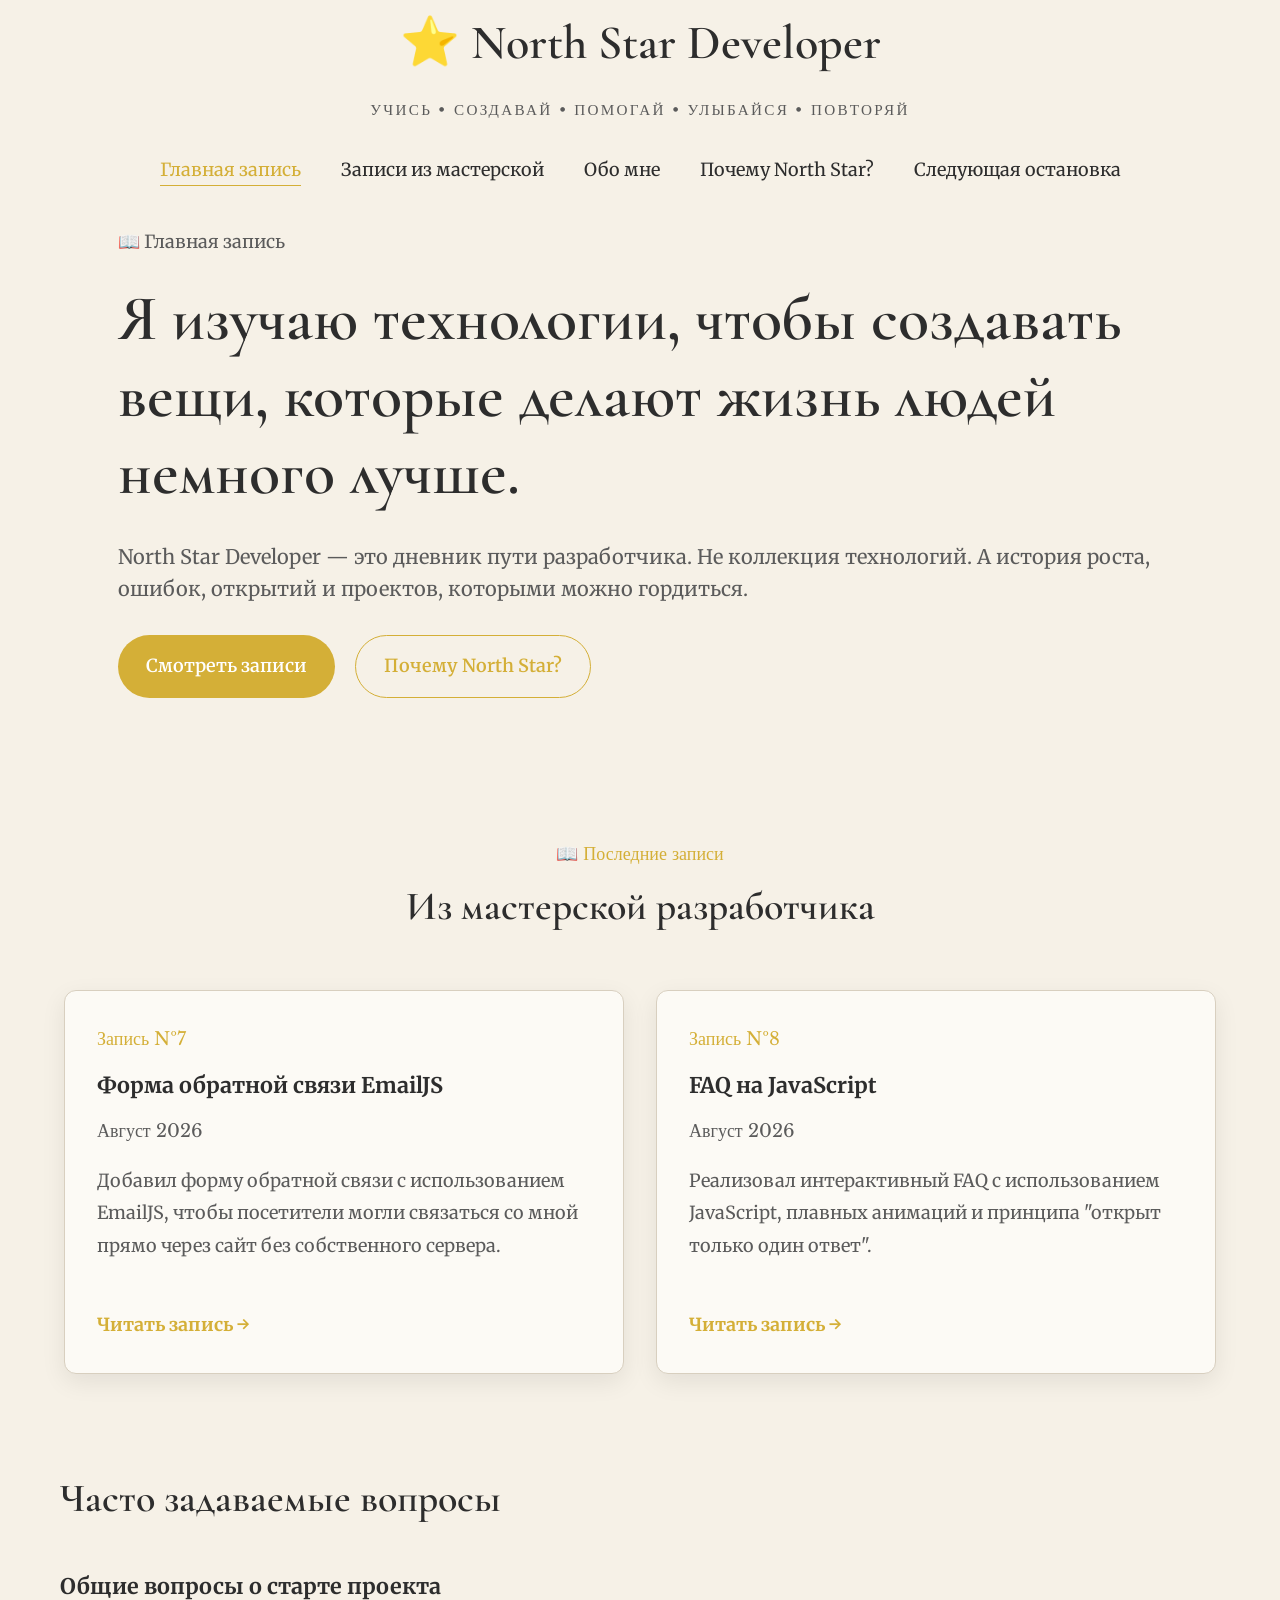
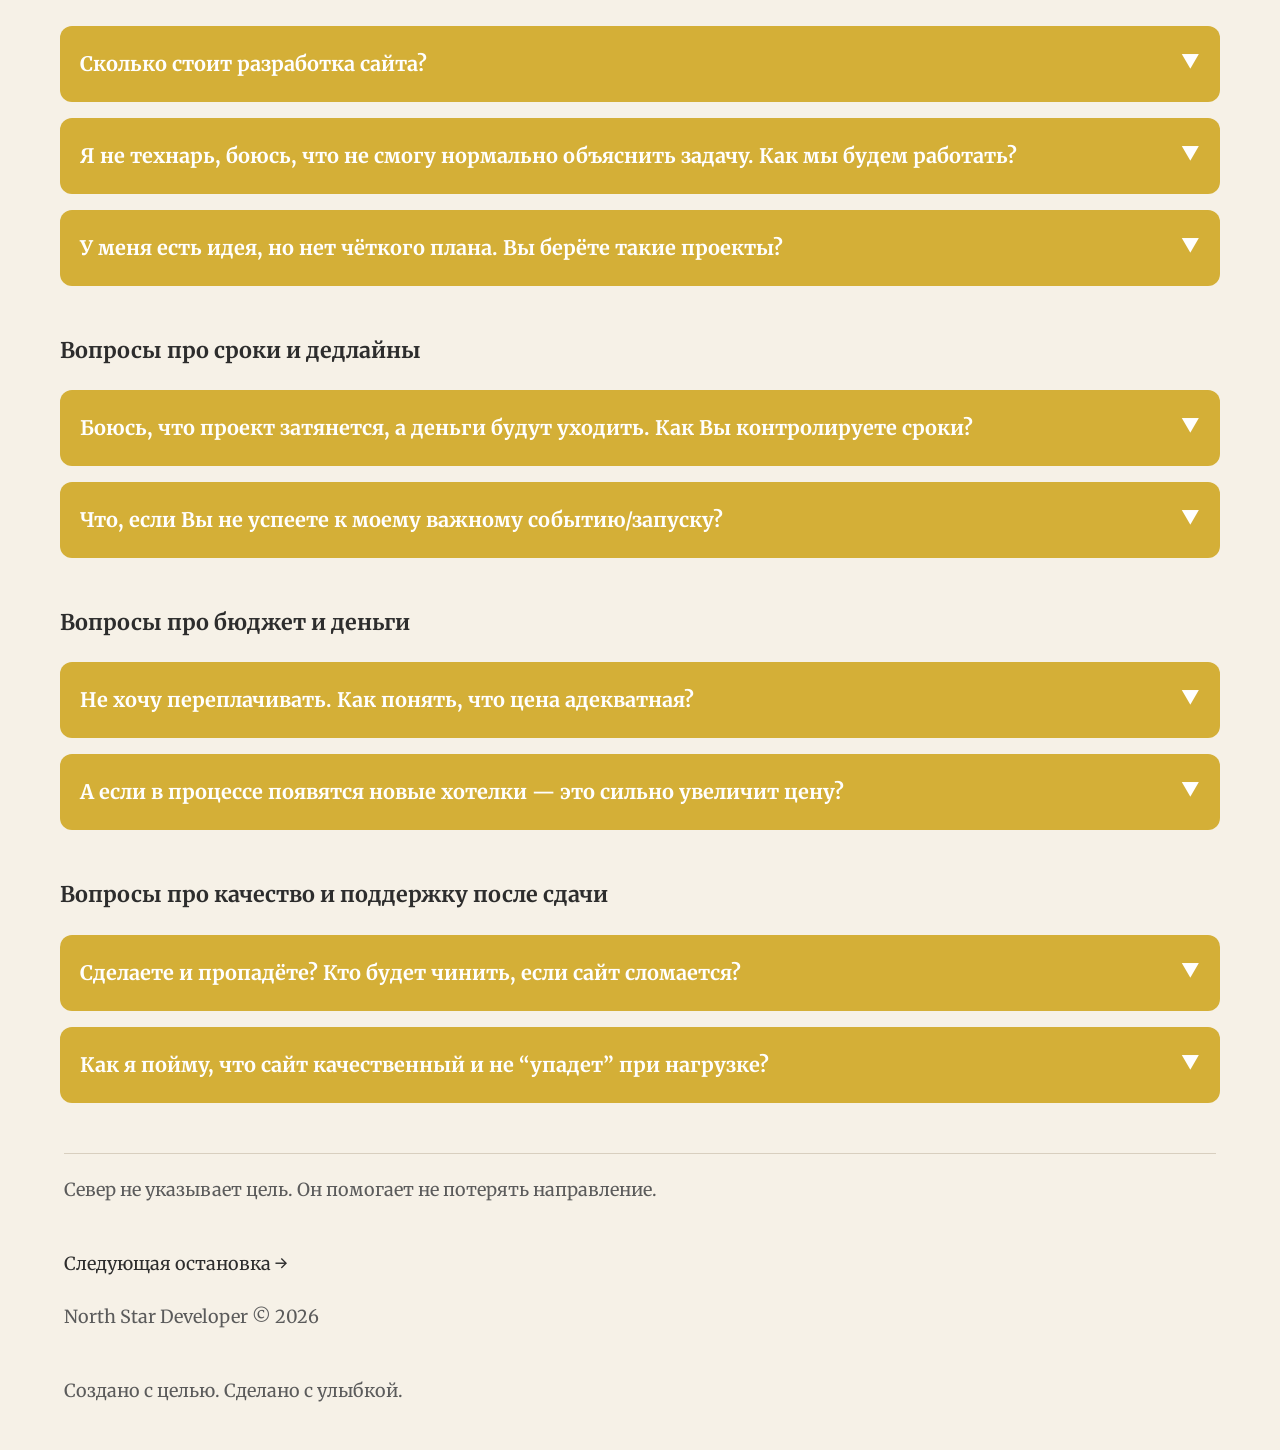
<file: index.html>
<!DOCTYPE html>
<html lang="ru">
<head>
    <meta charset="UTF-8">
    <meta
  name="description"
  content="Portfolio of Konstantin — Frontend Developer. HTML, CSS, JavaScript.">
    <title>Главная - North Star Developer</title>

    <link rel="stylesheet" href="css/variables.css">
    <link rel="stylesheet" href="css/base.css">
    <link rel="stylesheet" href="css/header.css">
    <link rel="stylesheet" href="css/footer.css">
    <link rel="stylesheet" href="css/hero.css">
    <link rel="stylesheet" href="css/modal.css">
    <link rel="stylesheet" href="css/faq.css">
    <link rel="stylesheet" href="css/pages/index.css">

<link rel="preconnect" href="https://fonts.googleapis.com">

<link rel="preconnect" href="https://fonts.gstatic.com" crossorigin>

<link href="https://fonts.googleapis.com/css2?family=Cormorant+Garamond:wght@400;500;600;700&family=Libre+Baskerville:wght@400;700&family=Merriweather:wght@300;400;700&display=swap" rel="stylesheet">
    
</head>

<body>

<header class="site-header">
        <div class="container">
            <div class="header-top">
                <button
                    class="logo"
                    id="logoButton"
                    type="button"
                    aria-label="Открыть манифест North Star Developer">
                    ⭐ North Star Developer
                </button>

                <p class="tagline">Учись • Создавай • Помогай • Улыбайся • Повторяй</p>
            </div>

            <nav class="nav" aria-label="Основная навигация">

            <ul class="nav">

                <li><a href="index.html">Главная запись</a></li>

                <li><a href="projects.html">Записи из мастерской</a></li>

                <li><a href="about_me.html">Обо мне</a></li>

                <li><a href="why_north_star.html">Почему North Star?</a></li>

                <li><a href="contacts.html">Следующая остановка</a></li>

                <!-- <li><a href="blog.html">мои заметки</a></li> -->

            </ul>
            </nav>
        </div>
    </header>

<main>

    <section class="hero">

    <div class="container">

        <p class="hero-intro">

            📖 Главная запись

        </p>

        <h1>

            Я изучаю технологии,
            чтобы создавать вещи,
            которые делают жизнь людей немного лучше.

        </h1>

        <p class="hero-text">

            North Star Developer —
            это дневник пути разработчика.
            Не коллекция технологий.
            А история роста,
            ошибок,
            открытий
            и проектов,
            которыми можно гордиться.

        </p>

        <div class="hero-buttons">

            <a href="projects.html" class="btn">

                Смотреть записи

            </a>

            <a href="why_north_star.html" class="btn btn-outline">

                Почему North Star?

            </a>

        </div>

    </div>

</section>
        
<!-- ==========================================
     Latest Posts
     Последние записи
========================================== -->

<section class="latest-posts">

    <div class="container">

        <p class="section-subtitle">
            📖 Последние записи
        </p>

        <h2>Из мастерской разработчика</h2>

        <div class="posts-grid">

            <!-- Запись -->

            <article class="post-card">

                <span class="post-number">
                    Запись №7
                </span>

                <h3>Форма обратной связи EmailJS</h3>

                <p class="post-date">
                    Август 2026
                </p>

                <p>

                    Добавил форму обратной связи с использованием
                    EmailJS, чтобы посетители могли связаться со мной
                    прямо через сайт без собственного сервера.

                </p>

                <a
                    href="projects.html#emailjs"
                    class="post-link">

                    Читать запись →

                </a>

            </article>

            <!-- Запись -->

            <article class="post-card">

                <span class="post-number">

                    Запись №8

                </span>

                <h3>

                    FAQ на JavaScript

                </h3>

                <p class="post-date">

                    Август 2026

                </p>

                <p>

                    Реализовал интерактивный FAQ с использованием
                    JavaScript, плавных анимаций и принципа
                    "открыт только один ответ".

                </p>

                <a
                    href="projects.html#faq"
                    class="post-link">

                    Читать запись →

                </a>

            </article>

        </div>

    </div>

</section>

    <!-- Блок FAQ -->

     <section class="faq" id="faq_in_js">

    <h2>Часто задаваемые вопросы</h2>

    <div  class="faq-category">

    <h3>Общие вопросы о старте проекта</h3>

    <div class="faq-item">

        <button class="faq-question">
            <span>Сколько стоит разработка сайта?</span>
             <span class="faq-icon">▼</span>
        </button>

        <div class="faq-answer">

            <p>
                Стоимость зависит от сложности проекта.
            </p>

        </div>

    </div>

        <div class="faq-item">

        <button class="faq-question">
            <span>Я не технарь, боюсь, что не смогу нормально объяснить задачу. Как мы будем работать?</span>
             <span class="faq-icon">▼</span>
        </button>

        <div class="faq-answer">

            <p>
                Я начинаю с брифа и созвона, где задаю наводящие вопросы и помогаю сформулировать требования. По итогам подготовлю краткое ТЗ простыми словами — вы его подтвердите, и только потом начнётся разработка.
            </p>

        </div>

    </div>

     <div class="faq-item">

    <button class="faq-question">
            <span>У меня есть идея, но нет чёткого плана. Вы берёте такие проекты?</span>
             <span class="faq-icon">▼</span>
        </button>

        <div class="faq-answer">

            <p>
                Да. Я помогаю упаковать идею в рабочий план: делаю анализ рынка, определяю MVP (минимально жизнеспособный продукт), расставляю приоритеты функций и составляю дорожную карту, чтобы вы понимали, что и когда получите.
            </p>

        </div>

        </div>

      </div>

         <div class="faq-category">

        <h3>Вопросы про сроки и дедлайны</h3>

         <div class="faq-item">

        <button class="faq-question">
            <span>Боюсь, что проект затянется, а деньги будут уходить. Как Вы контролируете сроки?</span>
             <span class="faq-icon">▼</span>
        </button>

        <div class="faq-answer">

            <p>
                Работаю по этапам с чёткими сроками и результатами. Каждый этап фиксируется в договоре. Использую трекер задач и еженедельные отчёты: вы видите прогресс, статусы и оставшиеся задачи. Если появляются риски по срокам — сообщаю заранее и корректирую план.
            </p>

        </div>

        </div>

         <div class="faq-item">

        <button class="faq-question">
            <span>Что, если Вы не успеете к моему важному событию/запуску?</span>
             <span  class="faq-icon">▼</span>
        </button>

        <div class="faq-answer">

            <p>
                На этапе оценки я закладываю буфер времени на непредвиденные ситуации. Если дедлайн критичен, делаю MVP с самым важным функционалом, чтобы успеть к дате, а остальное дорабатываю позже.
            </p>

        </div>

        </div>

      </div>

        <div class="faq-category">

        <h3>Вопросы про бюджет и деньги</h3>

         <div class="faq-item">

        <button class="faq-question">
            <span>Не хочу переплачивать. Как понять, что цена адекватная?</span>
             <span  class="faq-icon">▼</span>
        </button>

        <div class="faq-answer">

            <p>
                Сначала делаю оценку по этапам и фиксирую стоимость каждого блока. Если бюджет ограничен, предлагаю варианты: упростить дизайн, использовать готовые решения, разбить проект на фазы. Вы видите, за что платите, и можете управлять объёмом работ.
            </p>

        </div>

        </div>

         <div class="faq-item">

        <button class="faq-question">
            <span>А если в процессе появятся новые хотелки — это сильно увеличит цену?</span>
             <span  class="faq-icon">▼</span>
        </button>

        <div class="faq-answer">

            <p>
                 Любые изменения оцениваются отдельно и согласовываются до начала работ. Есть два варианта: либо добавляю в следующий этап без спешки, либо делаю экспресс‑оценку, если нужно срочно. Никаких скрытых доплат без вашего согласия.
            </p>

        </div>

        </div>

      </div>

        <div class="faq-category">
         <h3>Вопросы про качество и поддержку после сдачи</h3>

         <div class="faq-item">

        <button class="faq-question">
            <span>Сделаете и пропадёте? Кто будет чинить, если сайт сломается?</span>
             <span  class="faq-icon">▼</span>
        </button>

        <div class="faq-answer">

            <p>
                После сдачи предоставляю гарантийную поддержку на оговорённый срок (обычно 1–3 месяца): исправляю ошибки, возникшие по нашей вине. Дальше предлагаю пакет поддержки: мониторинг, обновления, бэкапы и оперативные правки.
            </p>

        </div>
        
        </div>

         <div class="faq-item">

        <button class="faq-question">
           <span>Как я пойму, что сайт качественный и не “упадет” при нагрузке?</span>
            <span  class="faq-icon">▼</span>
        </button>

        <div class="faq-answer">

            <p>
                Провожу тестирование: проверяю верстку, формы, корзину, скорость загрузки, адаптивность на разных устройствах. При необходимости делаю нагрузочное тестирование. Также настраиваю базовые метрики и мониторинг, чтобы вовремя узнавать о проблемах.
            </p>

        </div>

        </div>

        </div>

</section>



</main>

    <!-- ================= FOOTER ================= -->

    <footer>

        <hr>

        <div class="footer-content">

            <p>
                Север не указывает цель.
                Он помогает не потерять направление.
            </p>

            <a href="contacts.html">
                Следующая остановка →
            </a>

            <p>
                North Star Developer © 2026
            </p>

            <p>
                Создано с целью. Сделано с улыбкой.
            </p>

        </div>

    </footer>

<div id="journal-modal" class="journal-modal">

    <div class="journal-window">

        <button
            id="closeModal"
            class="journal-close">

            ×

        </button>

        <div id="intro" class="intro"></div>

        <div
            id="manifest"
            class="manifest hidden">

            <h2>

                ⭐ Манифест

            </h2>

            <ul>

                <li>Решай реальные задачи.</li>

                <li>Учись через проекты.</li>

                <li>Ошибайся.</li>

                <li>Исправляй ошибки.</li>

                <li>Помогай людям.</li>

                <li>Береги своё время.</li>

                <li>Береги здоровье.</li>

                <li>Никогда не прекращай учиться.</li>

            </ul>

            <div class="smile">

                😊

                <p>

                    И никогда не забывай улыбаться.

                </p>

                <small>

                    Потому что серьёзное лицо —
                    ещё не признак ума.

                </small>

            </div>

            <button
                id="continueJourney"
                class="btn">

                Продолжить путь →

            </button>

        </div>

    </div>

</section>
<!-- Подключение JavaScript -->
<script src="js/navigation.js"></script>
<script src="js/faq.js"></script>
<script src="js/email.js"></script>
<script src="js/journal.js"></script>
<script src="js/animations.js"></script>
<script src="js/main.js"></script>

</body>

</html>
</file>
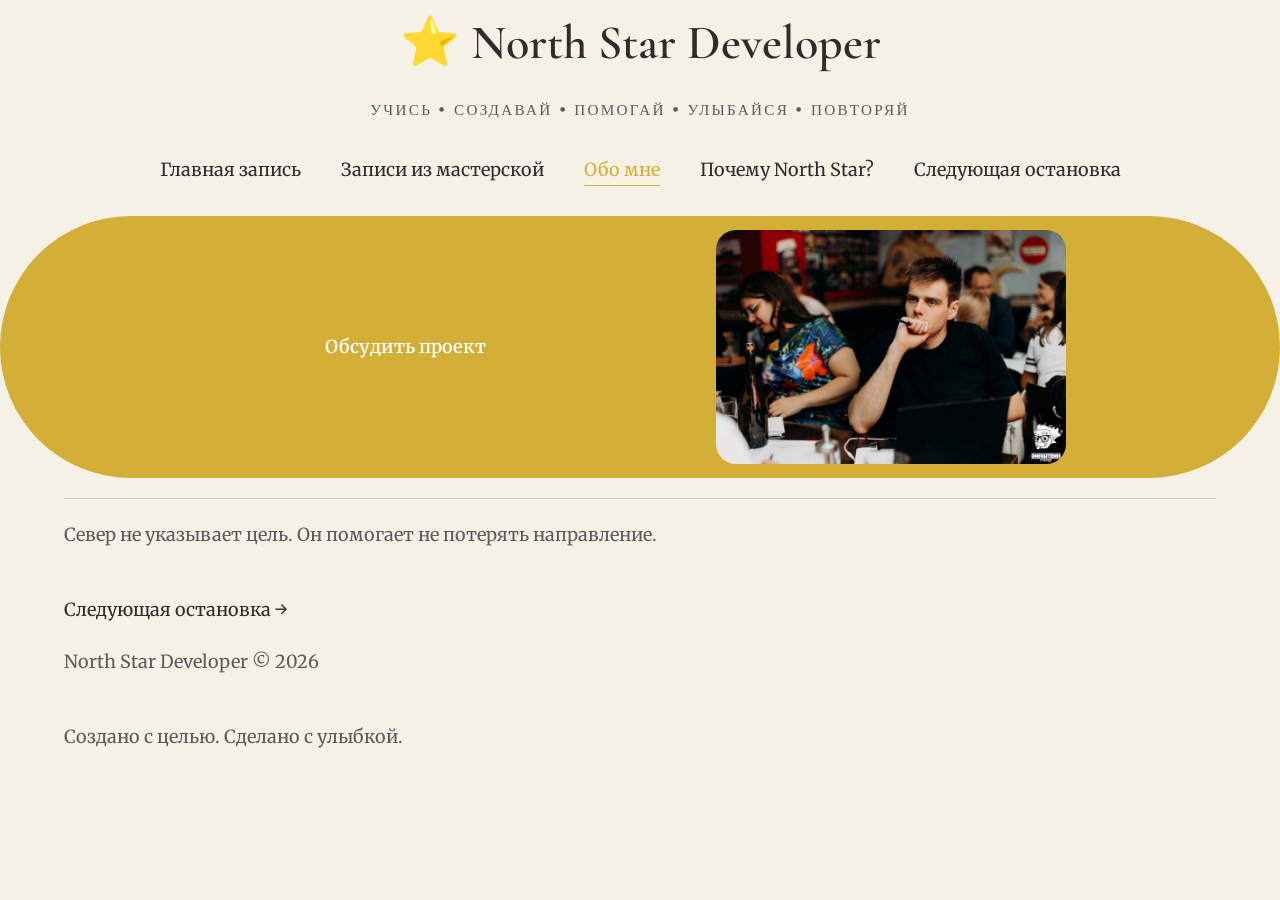
<file: about_me.html>
<!DOCTYPE html>
<html lang="en">
<head>
    <meta charset="UTF-8">
    <meta
  name="description"
  content="Portfolio of Konstantin — Frontend Developer. HTML, CSS, JavaScript.">
    <title>Главная - North Star Developer</title>
    <link rel="stylesheet" href="css/variables.css">
    <link rel="stylesheet" href="css/base.css">
    <link rel="stylesheet" href="css/header.css">
    <link rel="stylesheet" href="css/footer.css">
    <link rel="stylesheet" href="css/hero.css">

<link rel="preconnect" href="https://fonts.googleapis.com">

<link rel="preconnect" href="https://fonts.gstatic.com" crossorigin>

<link href="https://fonts.googleapis.com/css2?family=Cormorant+Garamond:wght@400;500;600;700&family=Libre+Baskerville:wght@400;700&family=Merriweather:wght@300;400;700&display=swap" rel="stylesheet">
    
</head>

<body>
    <header class="site-header">
        <div class="container">
            <div class="header-top">
                <button
                    class="logo"
                    id="logoButton"
                    type="button"
                    aria-label="Открыть манифест North Star Developer">
                    ⭐ North Star Developer
                </button>

                <p class="tagline">Учись • Создавай • Помогай • Улыбайся • Повторяй</p>
            </div>

            <nav class="nav" aria-label="Основная навигация">
                 <ul class="nav">

                <li><a href="index.html">Главная запись</a></li>

                <li><a href="projects.html">Записи из мастерской</a></li>

                <li><a href="about_me.html">Обо мне</a></li>

                <li><a href="why_north_star.html">Почему North Star?</a></li>

                <li><a href="contacts.html">Следующая остановка</a></li>

                <!-- <li><a href="blog.html">мои заметки</a></li> -->

            </ul>
            </nav>
        </div>
    </header>

    <main><div class="hero-buttons btn">
    <a href="projects.html" class="button button-secondary">   
        Посмотреть проекты
    </a> 
  
    <a href="https://t.me/M_K_S_NutriGuru" rel="noopener noreferrer" target="_blank" class="button button-primary">
         Обсудить проект
    </a>
<div class="hero-image">
    <img src="images/Фото разработчика.jpg" alt="Фотография разработчика" loading="lazy" decoding="async">
</div>
    </section></main>

    <!-- Подключение JavaScript -->
<script src="js/navigation.js"></script>
<script src="js/faq.js"></script>
<script src="js/email.js"></script>
<script src="js/journal.js"></script>
<script src="js/animations.js"></script>
<script src="js/main.js"></script>


    
    <!-- ================= FOOTER ================= -->

    <footer>

        <hr>

        <div class="footer-content">

            <p>
                Север не указывает цель.
                Он помогает не потерять направление.
            </p>

            <a href="contacts.html">
                Следующая остановка →
            </a>

            <p>
                North Star Developer © 2026
            </p>

            <p>
                Создано с целью. Сделано с улыбкой.
            </p>

        </div>

    </footer>

</body>
</html>
</file>
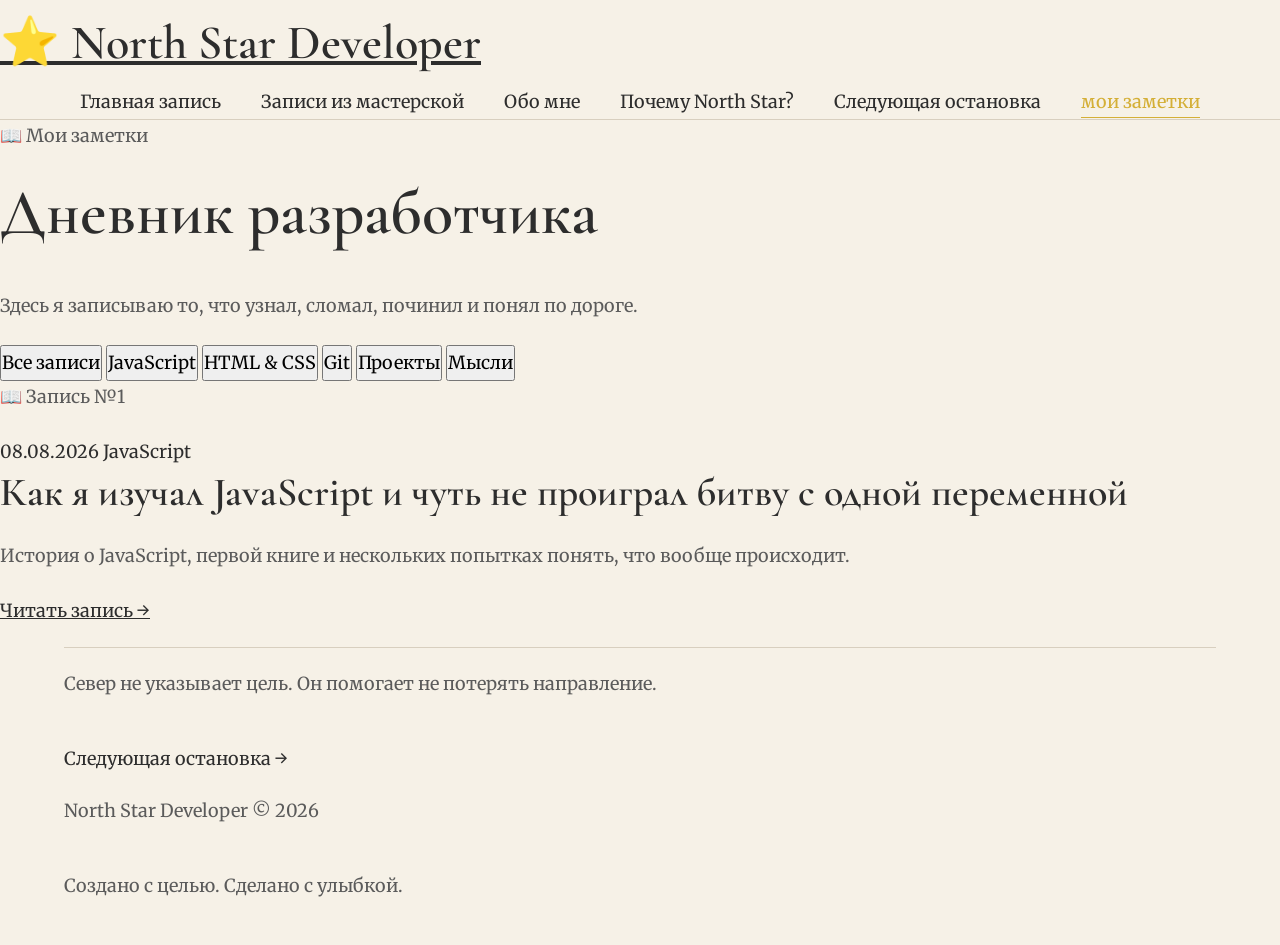
<file: blog.html>
<!DOCTYPE html>
<html lang="ru">

<head>
    <meta charset="UTF-8">
    <meta name="viewport" content="width=device-width, initial-scale=1.0">

    <title>Мои заметки — North Star Developer</title>

<link rel="stylesheet" href="css/variables.css">
    <link rel="stylesheet" href="css/base.css">
    <link rel="stylesheet" href="css/header.css">
    <link rel="stylesheet" href="css/footer.css">
    <link rel="stylesheet" href="css/hero.css">
    <link rel="stylesheet" href="css/modal.css">
    <link rel="stylesheet" href="css/faq.css">
    

    <link rel="preconnect" href="https://fonts.googleapis.com">

<link rel="preconnect" href="https://fonts.gstatic.com" crossorigin>

<link href="https://fonts.googleapis.com/css2?family=Cormorant+Garamond:wght@400;500;600;700&family=Libre+Baskerville:wght@400;700&family=Merriweather:wght@300;400;700&display=swap" rel="stylesheet">
    
</head>


</head>

<body>

    <!-- ================= HEADER ================= -->

    <header class="site-header">

        <div class="header-container">

            <a href="index.html" class="logo">
                ⭐ North Star Developer
            </a>

            <nav class="menu" aria-label="Основная навигация">

                <ul class="nav">

                <li><a href="index.html">Главная запись</a></li>

                <li><a href="projects.html">Записи из мастерской</a></li>

                <li><a href="about_me.html">Обо мне</a></li>

                <li><a href="why_north_star.html">Почему North Star?</a></li>

                <li><a href="contacts.html">Следующая остановка</a></li>

                <li><a href="blog.html">мои заметки</a></li>

            </ul>

            </nav>

        </div>

        <hr>

    </header>


    <!-- ================= MAIN ================= -->

    <main>

        <!-- HERO -->

        <section class="blog-hero">

            <div class="blog-hero-content">

                <p class="eyebrow">
                    📖 Мои заметки
                </p>

                <h1>
                    Дневник разработчика
                </h1>

                <p class="blog-intro">
                    Здесь я записываю то, что узнал,
                    сломал, починил и понял по дороге.
                </p>

            </div>

        </section>


        <!-- ================= FILTERS ================= -->

        <section class="blog-navigation">

            <nav class="blog-filters" aria-label="Фильтр записей">

                <button
                    class="blog-filter active"
                    data-category="all">
                    Все записи
                </button>

                <button
                    class="blog-filter"
                    data-category="javascript">
                    JavaScript
                </button>

                <button
                    class="blog-filter"
                    data-category="html-css">
                    HTML & CSS
                </button>

                <button
                    class="blog-filter"
                    data-category="git">
                    Git
                </button>

                <button
                    class="blog-filter"
                    data-category="projects">
                    Проекты
                </button>

                <button
                    class="blog-filter"
                    data-category="thoughts">
                    Мысли
                </button>

            </nav>

        </section>


        <!-- ================= ARTICLES ================= -->

        <section class="blog">

            <div class="blog-container">

                <div
                    class="articles-list"
                    id="articles-list">

                    <!--
                        Статьи будут добавляться
                        через JavaScript.
                    -->

                </div>

            </div>

        </section>

    </main>


    <!-- ================= FOOTER ================= -->

    <footer>

        <hr>

        <div class="footer-content">

            <p>
                Север не указывает цель.
                Он помогает не потерять направление.
            </p>

            <a href="contacts.html">
                Следующая остановка →
            </a>

            <p>
                North Star Developer © 2026
            </p>

            <p>
                Создано с целью. Сделано с улыбкой.
            </p>

        </div>

    </footer>


    <!-- Подключение JavaScript -->
<script src="js/navigation.js"></script>
<script src="js/faq.js"></script>
<script src="js/email.js"></script>
<script src="js/journal.js"></script>
<script src="js/animations.js"></script>
<script src="js/main.js"></script>
<script src="js/blog.js"></script>
</body>

</html>
</file>
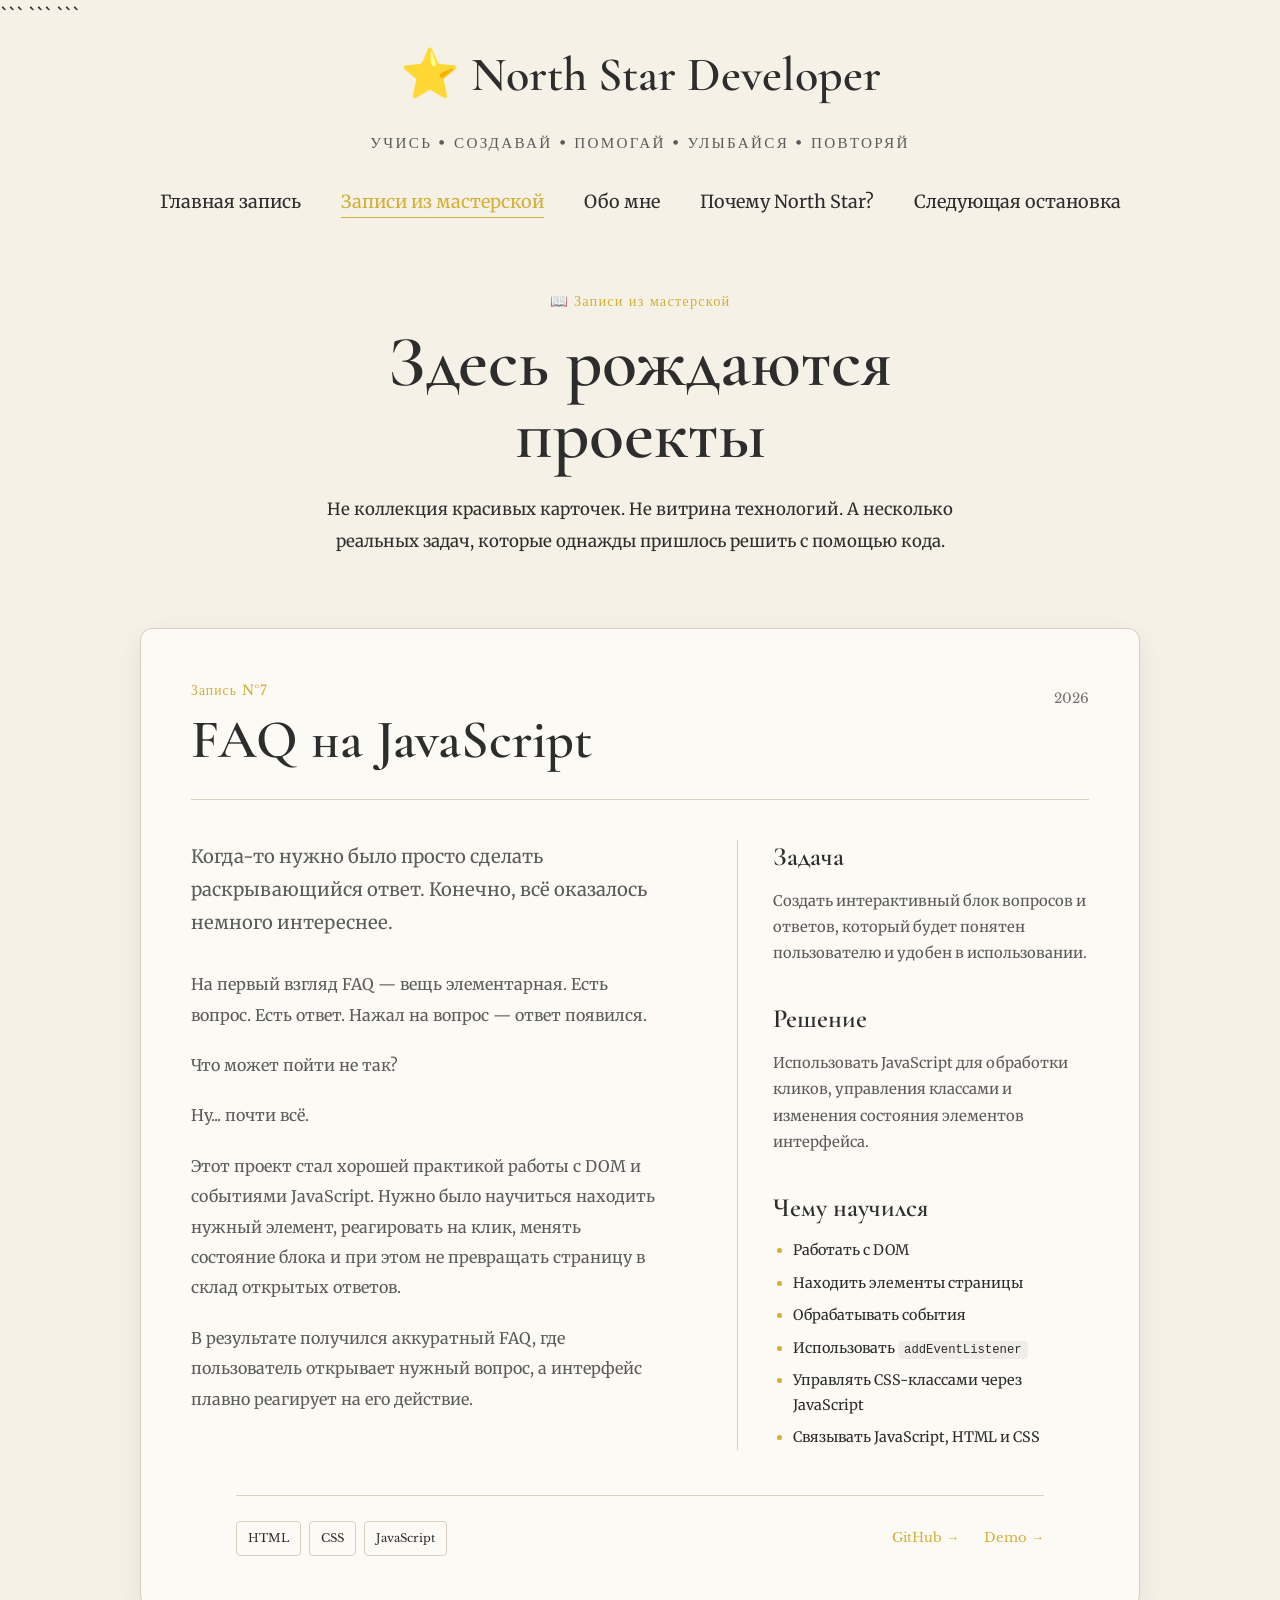
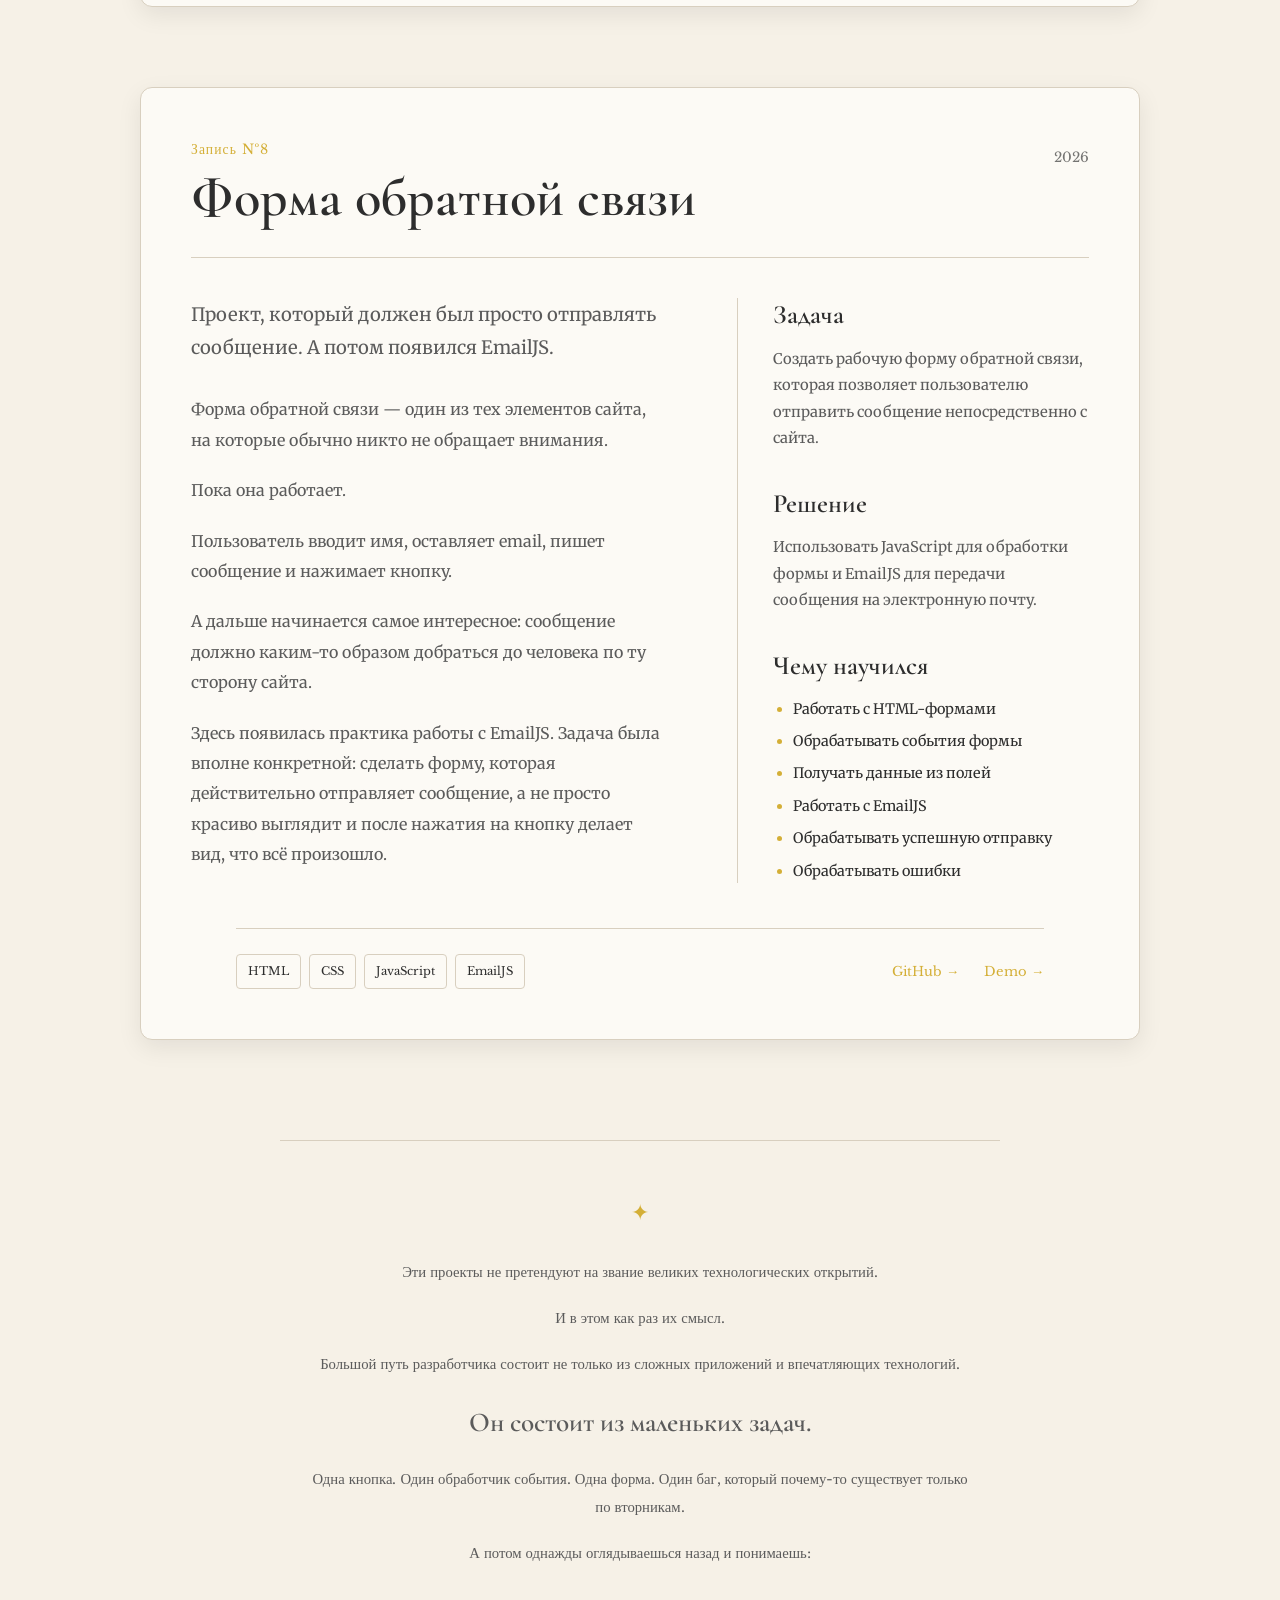
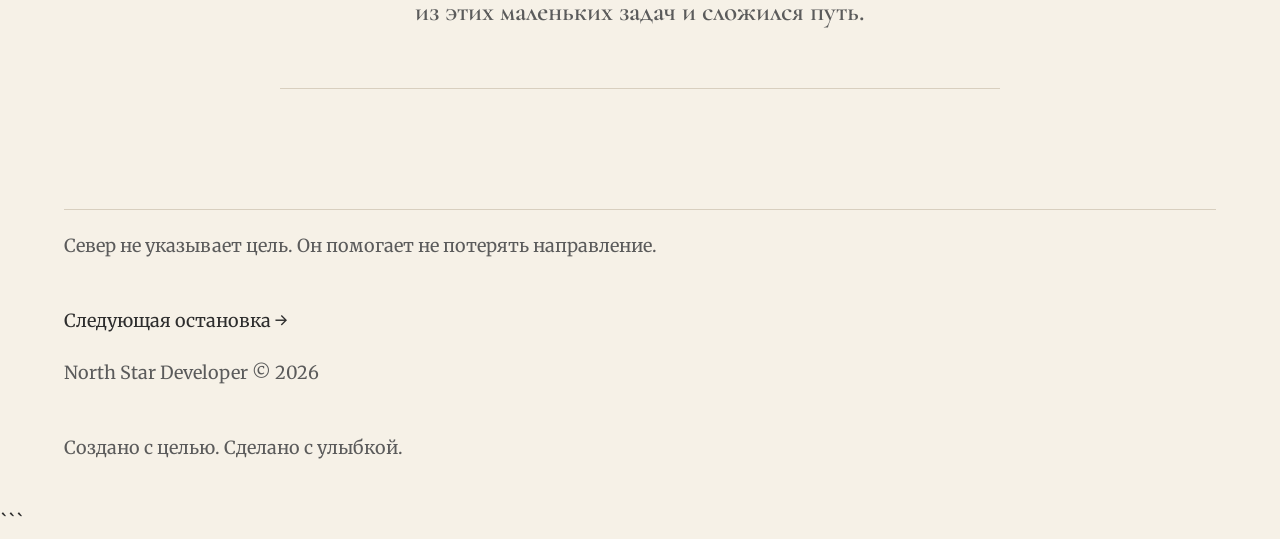
<file: projects.html>
<!DOCTYPE html>

<html lang="ru">

<head>
    <meta charset="UTF-8">
    <meta name="viewport" content="width=device-width, initial-scale=1.0">

```
<title>Записи из мастерской — North Star Developer</title>

<link rel="stylesheet" href="css/variables.css">
<link rel="stylesheet" href="css/base.css">
<link rel="stylesheet" href="css/header.css">
<link rel="stylesheet" href="css/footer.css">
<link rel="stylesheet" href="css/hero.css">
<link rel="stylesheet" href="css/pages/projects.css">

<link rel="preconnect" href="https://fonts.googleapis.com">
<link rel="preconnect" href="https://fonts.gstatic.com" crossorigin>

<link
    href="https://fonts.googleapis.com/css2?family=Cormorant+Garamond:wght@400;500;600;700&family=Libre+Baskerville:wght@400;700&family=Merriweather:wght@300;400;700&display=swap"
    rel="stylesheet">
```

</head>

<body>

```
<!-- ================= HEADER ================= -->

<header class="site-header">

    <div class="container">

        <div class="header-top">

            <button
                class="logo"
                id="logoButton"
                type="button"
                aria-label="Открыть манифест North Star Developer">
                ⭐ North Star Developer
            </button>

            <p class="tagline">
                Учись • Создавай • Помогай • Улыбайся • Повторяй
            </p>

        </div>

        <nav class="nav" aria-label="Основная навигация">

            <ul class="nav">

                <li>
                    <a href="index.html">
                        Главная запись
                    </a>
                </li>

                <li>
                    <a href="projects.html">
                        Записи из мастерской
                    </a>
                </li>

                <li>
                    <a href="about_me.html">
                        Обо мне
                    </a>
                </li>

                <li>
                    <a href="why_north_star.html">
                        Почему North Star?
                    </a>
                </li>

                <li>
                    <a href="contacts.html">
                        Следующая остановка
                    </a>
                </li>

                <!--
                <li>
                    <a href="blog.html">
                        Мои заметки
                    </a>
                </li>
                -->

            </ul>

        </nav>

    </div>

</header>


<!-- ================= MAIN ================= -->

<main>

    <section class="workshop">

        <header class="workshop-header">

            <p class="workshop-label">
                📖 Записи из мастерской
            </p>

            <h1>
                Здесь рождаются проекты
            </h1>

            <p class="workshop-intro">
                Не коллекция красивых карточек.
                Не витрина технологий.
                А несколько реальных задач, которые однажды
                пришлось решить с помощью кода.
            </p>

        </header>


        <!-- ================= ENTRY 07 ================= -->

        <article class="workshop-entry">

            <div class="entry-header">

                <div>

                    <p class="entry-number">
                        Запись №7
                    </p>

                    <h2>
                        FAQ на JavaScript
                    </h2>

                </div>

                <time datetime="2026">
                    2026
                </time>

            </div>


            <div class="entry-content">

                <div class="entry-story">

                    <p class="entry-lead">
                        Когда-то нужно было просто сделать
                        раскрывающийся ответ.
                        Конечно, всё оказалось немного интереснее.
                    </p>

                    <p>
                        На первый взгляд FAQ — вещь элементарная.
                        Есть вопрос. Есть ответ.
                        Нажал на вопрос — ответ появился.
                    </p>

                    <p>
                        Что может пойти не так?
                    </p>

                    <p>
                        Ну... почти всё.
                    </p>

                    <p>
                        Этот проект стал хорошей практикой работы
                        с DOM и событиями JavaScript. Нужно было
                        научиться находить нужный элемент,
                        реагировать на клик, менять состояние блока
                        и при этом не превращать страницу в склад
                        открытых ответов.
                    </p>

                    <p>
                        В результате получился аккуратный FAQ,
                        где пользователь открывает нужный вопрос,
                        а интерфейс плавно реагирует на его действие.
                    </p>

                </div>


                <div class="entry-details">

                    <section class="entry-section">

                        <h3>
                            Задача
                        </h3>

                        <p>
                            Создать интерактивный блок вопросов
                            и ответов, который будет понятен
                            пользователю и удобен в использовании.
                        </p>

                    </section>


                    <section class="entry-section">

                        <h3>
                            Решение
                        </h3>

                        <p>
                            Использовать JavaScript для обработки
                            кликов, управления классами и изменения
                            состояния элементов интерфейса.
                        </p>

                    </section>


                    <section class="entry-section">

                        <h3>
                            Чему научился
                        </h3>

                        <ul>
                            <li>Работать с DOM</li>
                            <li>Находить элементы страницы</li>
                            <li>Обрабатывать события</li>
                            <li>Использовать <code>addEventListener</code></li>
                            <li>Управлять CSS-классами через JavaScript</li>
                            <li>Связывать JavaScript, HTML и CSS</li>
                        </ul>

                    </section>

                </div>

            </div>


            <footer class="entry-footer">

                <div class="project-tags">

                    <span>HTML</span>
                    <span>CSS</span>
                    <span>JavaScript</span>

                </div>

                <div class="entry-links">

                    <a
                        href="https://example.com/github/faq"
                        target="_blank"
                        rel="noopener noreferrer">
                        GitHub →
                    </a>

                    <a
                        href="https://example.com/demo/faq"
                        target="_blank"
                        rel="noopener noreferrer">
                        Demo →
                    </a>

                </div>

            </footer>

        </article>


        <!-- ================= ENTRY 08 ================= -->

        <article class="workshop-entry">

            <div class="entry-header">

                <div>

                    <p class="entry-number">
                        Запись №8
                    </p>

                    <h2>
                        Форма обратной связи
                    </h2>

                </div>

                <time datetime="2026">
                    2026
                </time>

            </div>


            <div class="entry-content">

                <div class="entry-story">

                    <p class="entry-lead">
                        Проект, который должен был просто
                        отправлять сообщение.
                        А потом появился EmailJS.
                    </p>

                    <p>
                        Форма обратной связи — один из тех элементов
                        сайта, на которые обычно никто не обращает
                        внимания.
                    </p>

                    <p>
                        Пока она работает.
                    </p>

                    <p>
                        Пользователь вводит имя, оставляет email,
                        пишет сообщение и нажимает кнопку.
                    </p>

                    <p>
                        А дальше начинается самое интересное:
                        сообщение должно каким-то образом добраться
                        до человека по ту сторону сайта.
                    </p>

                    <p>
                        Здесь появилась практика работы с EmailJS.
                        Задача была вполне конкретной: сделать форму,
                        которая действительно отправляет сообщение,
                        а не просто красиво выглядит и после нажатия
                        на кнопку делает вид, что всё произошло.
                    </p>

                </div>


                <div class="entry-details">

                    <section class="entry-section">

                        <h3>
                            Задача
                        </h3>

                        <p>
                            Создать рабочую форму обратной связи,
                            которая позволяет пользователю отправить
                            сообщение непосредственно с сайта.
                        </p>

                    </section>


                    <section class="entry-section">

                        <h3>
                            Решение
                        </h3>

                        <p>
                            Использовать JavaScript для обработки
                            формы и EmailJS для передачи сообщения
                            на электронную почту.
                        </p>

                    </section>


                    <section class="entry-section">

                        <h3>
                            Чему научился
                        </h3>

                        <ul>
                            <li>Работать с HTML-формами</li>
                            <li>Обрабатывать события формы</li>
                            <li>Получать данные из полей</li>
                            <li>Работать с EmailJS</li>
                            <li>Обрабатывать успешную отправку</li>
                            <li>Обрабатывать ошибки</li>
                        </ul>

                    </section>

                </div>

            </div>


            <footer class="entry-footer">

                <div class="project-tags">

                    <span>HTML</span>
                    <span>CSS</span>
                    <span>JavaScript</span>
                    <span>EmailJS</span>

                </div>

                <div class="entry-links">

                    <a
                        href="https://example.com/github/contact-form"
                        target="_blank"
                        rel="noopener noreferrer">
                        GitHub →
                    </a>

                    <a
                        href="https://example.com/demo/contact-form"
                        target="_blank"
                        rel="noopener noreferrer">
                        Demo →
                    </a>

                </div>

            </footer>

        </article>


        <!-- ================= WORKSHOP NOTE ================= -->

        <aside class="workshop-note">

            <p class="note-mark">
                ✦
            </p>

            <p>
                Эти проекты не претендуют на звание великих
                технологических открытий.
            </p>

            <p>
                И в этом как раз их смысл.
            </p>

            <p>
                Большой путь разработчика состоит не только
                из сложных приложений и впечатляющих технологий.
            </p>

            <p class="note-highlight">
                Он состоит из маленьких задач.
            </p>

            <p>
                Одна кнопка.
                Один обработчик события.
                Одна форма.
                Один баг, который почему-то существует
                только по вторникам.
            </p>

            <p>
                А потом однажды оглядываешься назад и понимаешь:
            </p>

            <p class="note-highlight">
                из этих маленьких задач и сложился путь.
            </p>

        </aside>

    </section>

</main>


<!-- ================= FOOTER ================= -->

<footer>

    <hr>

    <div class="footer-content">

        <p>
            Север не указывает цель.
            Он помогает не потерять направление.
        </p>

        <a href="contacts.html">
            Следующая остановка →
        </a>

        <p>
            North Star Developer © 2026
        </p>

        <p>
            Создано с целью. Сделано с улыбкой.
        </p>

    </div>

</footer>


<!-- ================= JAVASCRIPT ================= -->

<script src="js/navigation.js"></script>
<script src="js/faq.js"></script>
<script src="js/email.js"></script>
<script src="js/journal.js"></script>
<script src="js/animations.js"></script>
<script src="js/main.js"></script>
```

</body>

</html>
</file>
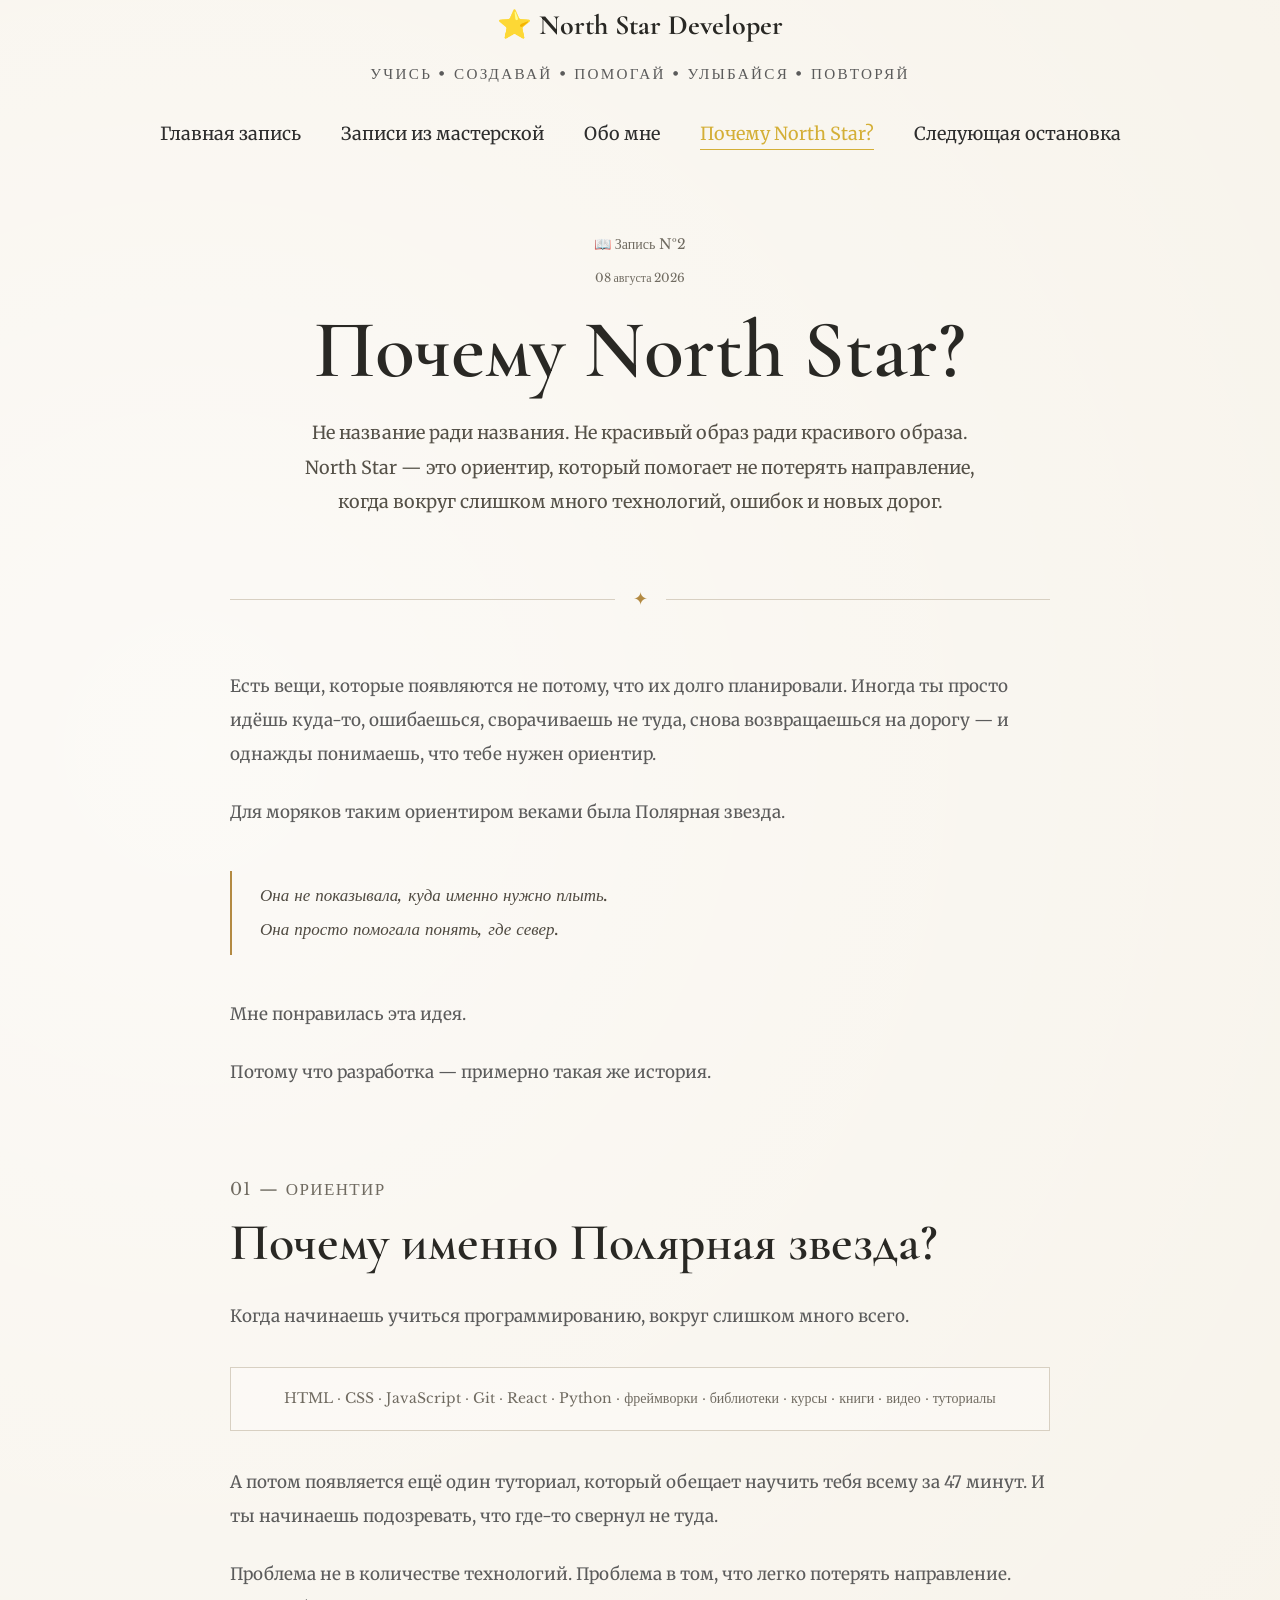
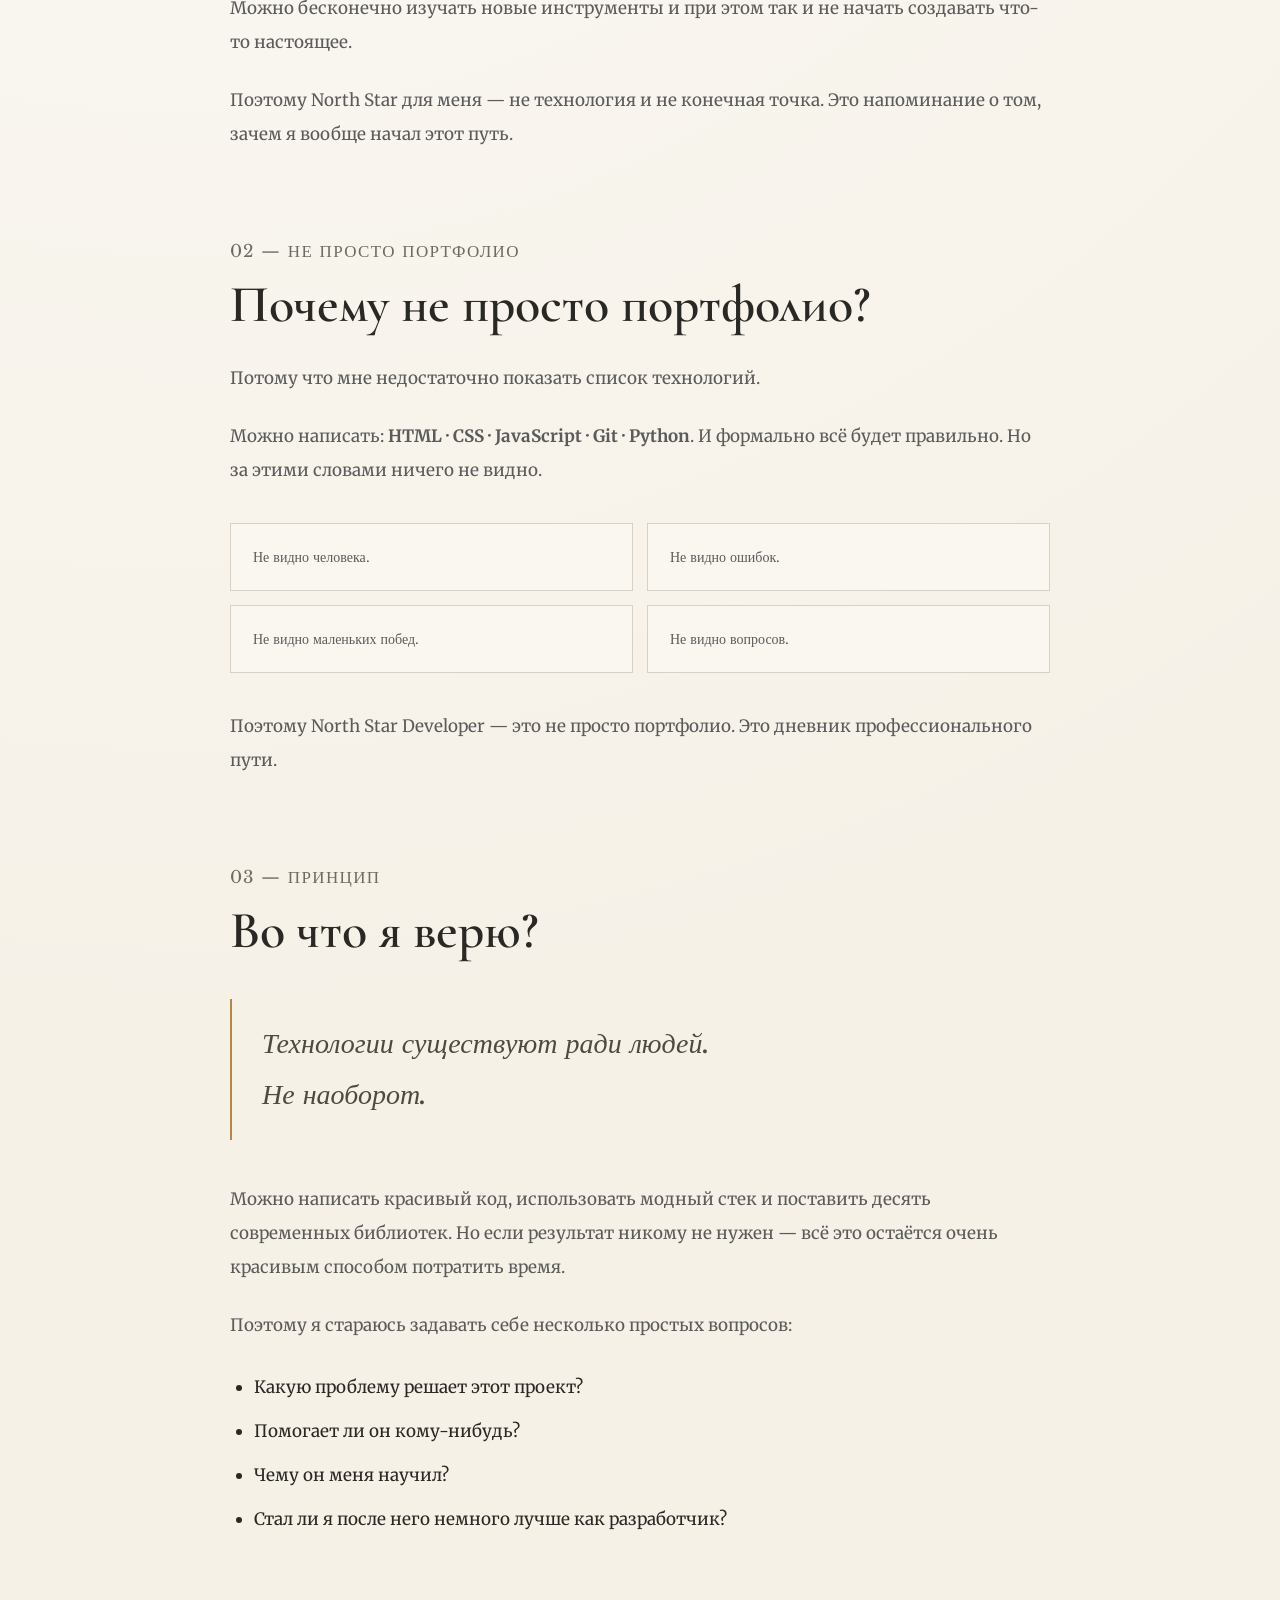
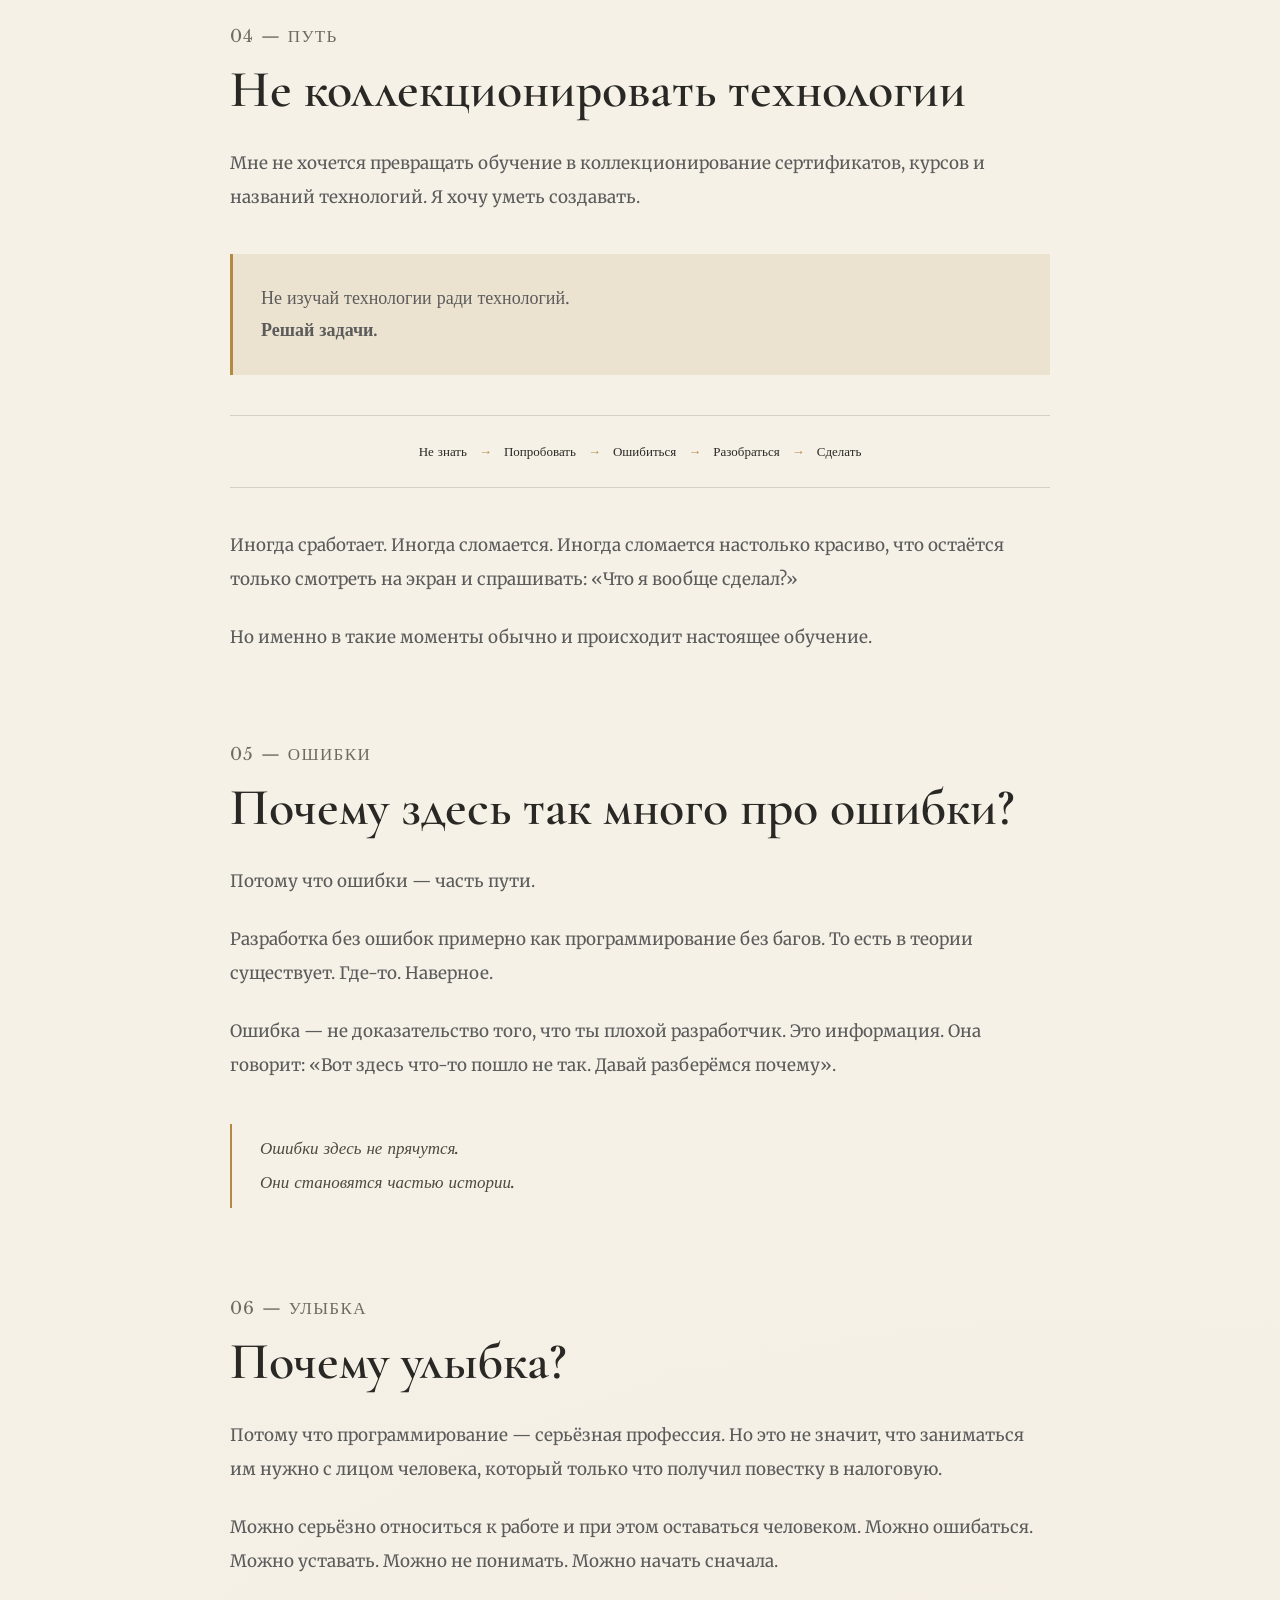
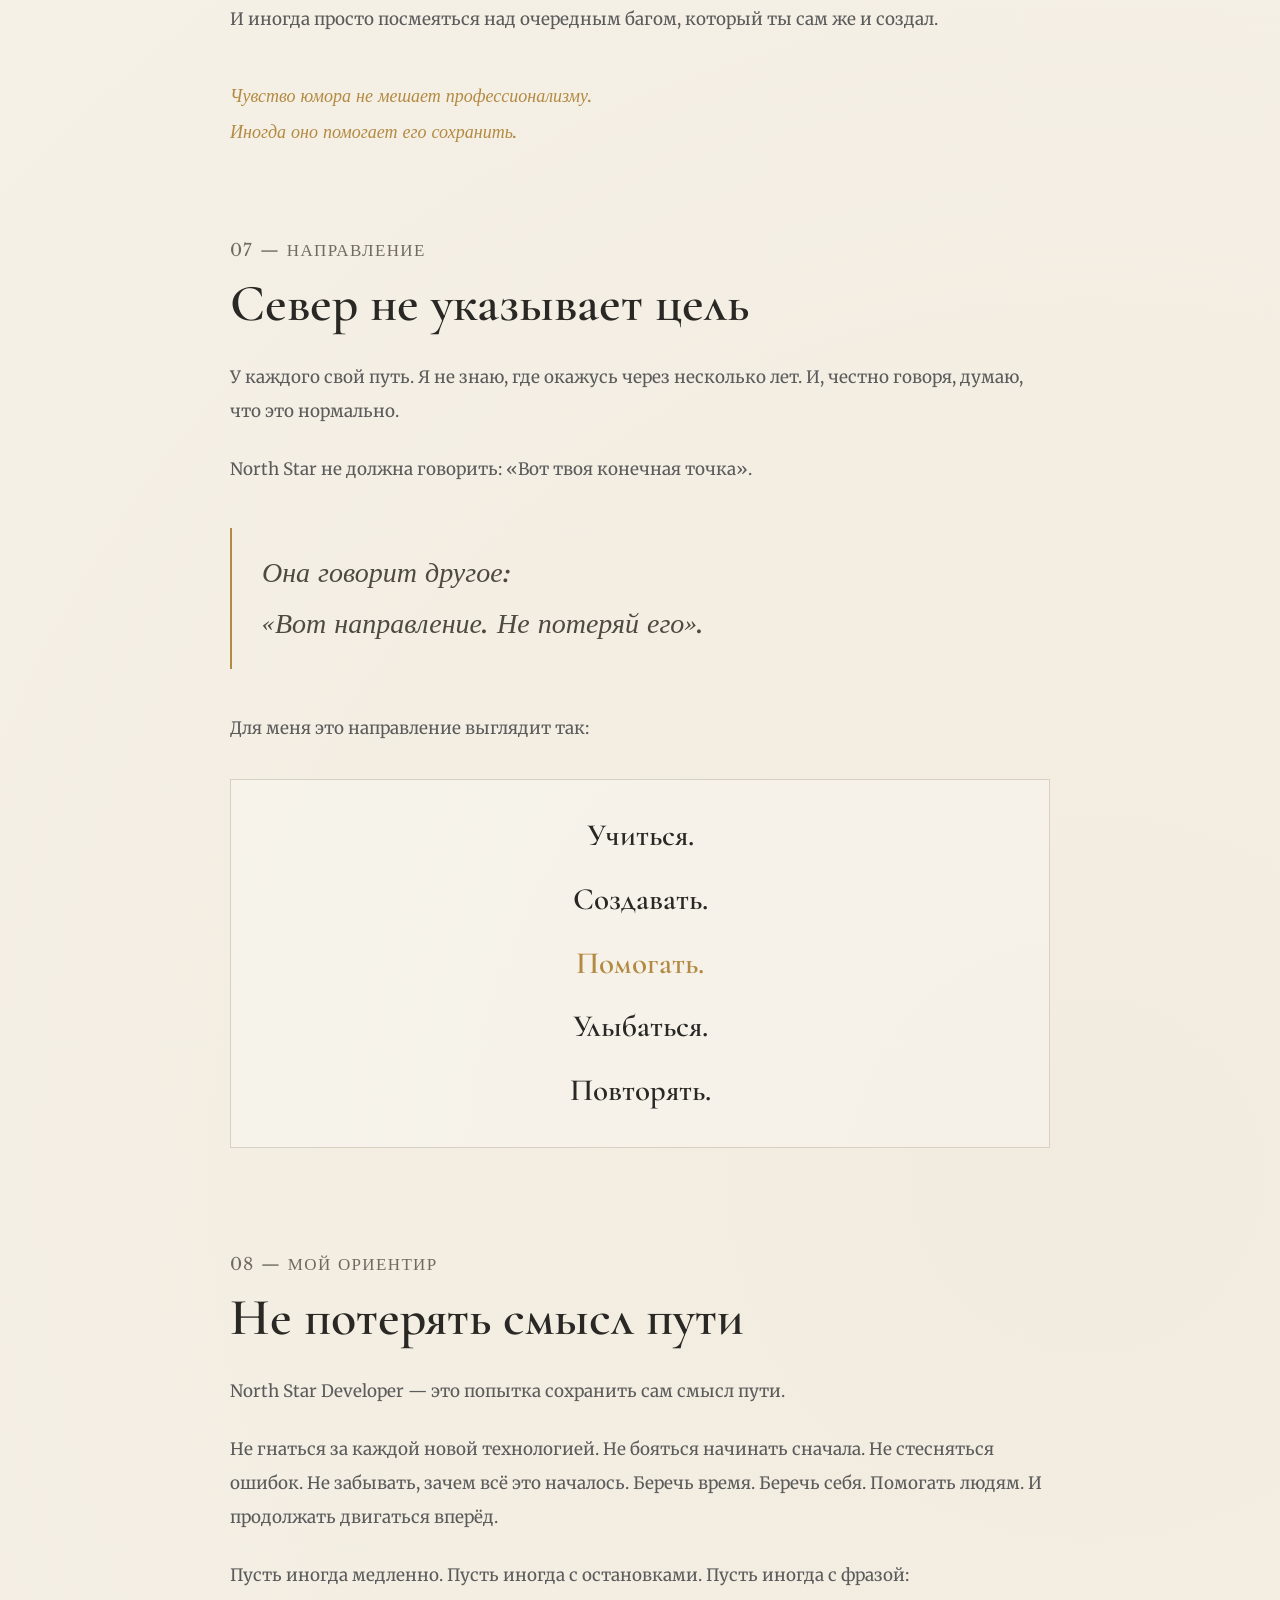
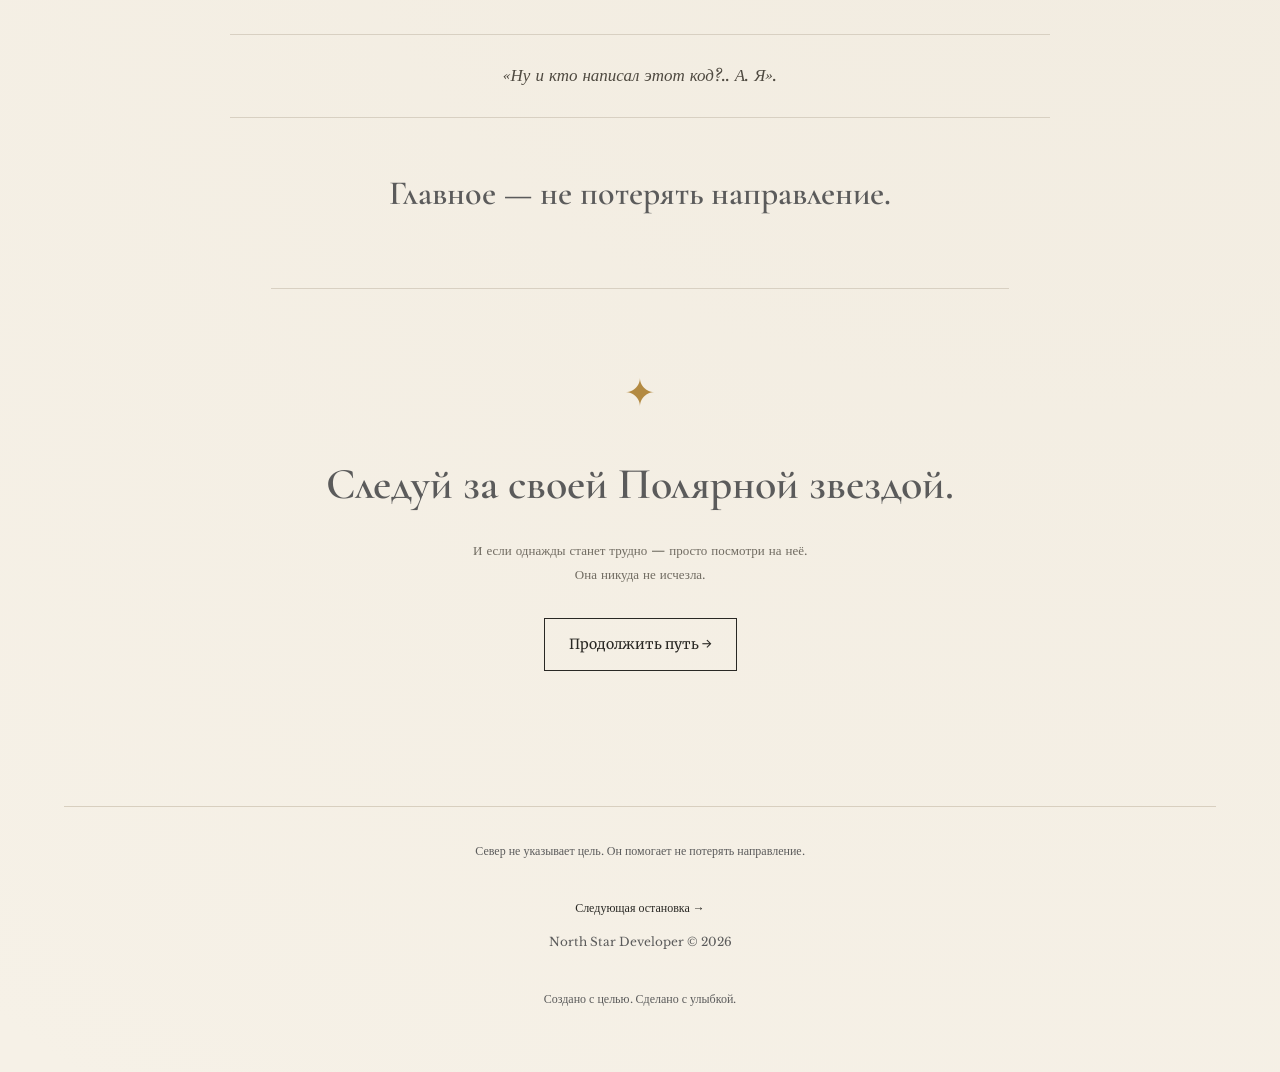
<file: why_north_star.html>
<!DOCTYPE html>
<html lang="ru">
<head>
    <meta charset="UTF-8">
    <meta name="viewport" content="width=device-width, initial-scale=1.0">
    <meta name="description" content="Почему появился North Star Developer — философия, принципы и путь разработчика Константина.">
    <title>Почему North Star? — North Star Developer</title>
    <link rel="preconnect" href="https://fonts.googleapis.com">
    <link rel="preconnect" href="https://fonts.gstatic.com" crossorigin>
    <link href="https://fonts.googleapis.com/css2?family=Cormorant+Garamond:wght@500;600;700&family=Libre+Baskerville:ital,wght@0,400;0,700;1,400&family=Merriweather:wght@400;700&display=swap" rel="stylesheet">
    <link rel="stylesheet" href="css/variables.css">
    <link rel="stylesheet" href="css/base.css">
    <link rel="stylesheet" href="css/header.css">
    <link rel="stylesheet" href="css/footer.css">
    <link rel="stylesheet" href="css/hero.css">
    <link rel="stylesheet" href="css/modal.css">
    <link rel="stylesheet" href="css/faq.css">
    <link rel="stylesheet" href="css/pages/why.css">
</head>
<body class="why-page">

<header class="site-header">
        <div class="container">
            <div class="header-top">
                <button
                    class="logo"
                    id="logoButton"
                    type="button"
                    aria-label="Открыть манифест North Star Developer">
                    ⭐ North Star Developer
                </button>

                <p class="tagline">Учись • Создавай • Помогай • Улыбайся • Повторяй</p>
            </div>

            <nav class="nav" aria-label="Основная навигация">

            <ul class="nav">

                <li><a href="index.html">Главная запись</a></li>

                <li><a href="projects.html">Записи из мастерской</a></li>

                <li><a href="about_me.html">Обо мне</a></li>

                <li><a href="why_north_star.html">Почему North Star?</a></li>

                <li><a href="contacts.html">Следующая остановка</a></li>

                <!-- <li><a href="blog.html">мои заметки</a></li> -->

            </ul>
            </nav>
        </div>
    </header>

<main>
    <article class="north-star-entry">
        <header class="entry-header">
            <p class="entry-number">📖 Запись №2</p>
            <p class="entry-date">08 августа 2026</p>
            <h1>Почему North Star?</h1>
            <p class="entry-lead">
                Не название ради названия. Не красивый образ ради красивого образа.
                North Star — это ориентир, который помогает не потерять направление,
                когда вокруг слишком много технологий, ошибок и новых дорог.
            </p>
        </header>

        <div class="entry-divider" aria-hidden="true"><span>✦</span></div>

        <section class="entry-section">
            <p>
                Есть вещи, которые появляются не потому, что их долго планировали.
                Иногда ты просто идёшь куда-то, ошибаешься, сворачиваешь не туда,
                снова возвращаешься на дорогу — и однажды понимаешь, что тебе нужен ориентир.
            </p>
            <p>
                Для моряков таким ориентиром веками была Полярная звезда.
            </p>
            <blockquote>
                Она не показывала, куда именно нужно плыть.<br>
                Она просто помогала понять, где север.
            </blockquote>
            <p>Мне понравилась эта идея.</p>
            <p>
                Потому что разработка — примерно такая же история.
            </p>
        </section>

        <section class="entry-section">
            <p class="section-kicker">01 — Ориентир</p>
            <h2>Почему именно Полярная звезда?</h2>
            <p>
                Когда начинаешь учиться программированию, вокруг слишком много всего.
            </p>
            <p class="tech-line">
                HTML · CSS · JavaScript · Git · React · Python · фреймворки · библиотеки · курсы · книги · видео · туториалы
            </p>
            <p>
                А потом появляется ещё один туториал, который обещает научить тебя всему за 47 минут.
                И ты начинаешь подозревать, что где-то свернул не туда.
            </p>
            <p>
                Проблема не в количестве технологий. Проблема в том, что легко потерять направление.
                Можно бесконечно изучать новые инструменты и при этом так и не начать создавать что-то настоящее.
            </p>
            <p>
                Поэтому North Star для меня — не технология и не конечная точка.
                Это напоминание о том, зачем я вообще начал этот путь.
            </p>
        </section>

        <section class="entry-section">
            <p class="section-kicker">02 — Не просто портфолио</p>
            <h2>Почему не просто портфолио?</h2>
            <p>
                Потому что мне недостаточно показать список технологий.
            </p>
            <p>
                Можно написать: <strong>HTML · CSS · JavaScript · Git · Python</strong>.
                И формально всё будет правильно. Но за этими словами ничего не видно.
            </p>
            <div class="thought-grid">
                <p>Не видно человека.</p>
                <p>Не видно ошибок.</p>
                <p>Не видно маленьких побед.</p>
                <p>Не видно вопросов.</p>
            </div>
            <p>
                Поэтому North Star Developer — это не просто портфолио.
                Это дневник профессионального пути.
            </p>
        </section>

        <section class="entry-section">
            <p class="section-kicker">03 — Принцип</p>
            <h2>Во что я верю?</h2>
            <blockquote class="large-quote">
                Технологии существуют ради людей.<br>
                Не наоборот.
            </blockquote>
            <p>
                Можно написать красивый код, использовать модный стек и поставить десять современных библиотек.
                Но если результат никому не нужен — всё это остаётся очень красивым способом потратить время.
            </p>
            <p>Поэтому я стараюсь задавать себе несколько простых вопросов:</p>
            <ul class="questions-list">
                <li>Какую проблему решает этот проект?</li>
                <li>Помогает ли он кому-нибудь?</li>
                <li>Чему он меня научил?</li>
                <li>Стал ли я после него немного лучше как разработчик?</li>
            </ul>
        </section>

        <section class="entry-section principle-section">
            <p class="section-kicker">04 — Путь</p>
            <h2>Не коллекционировать технологии</h2>
            <p>
                Мне не хочется превращать обучение в коллекционирование сертификатов, курсов и названий технологий.
                Я хочу уметь создавать.
            </p>
            <p class="principle-line">Не изучай технологии ради технологий.<br><strong>Решай задачи.</strong></p>
            <div class="path-line" aria-label="Принцип обучения">
                <span>Не знать</span><i>→</i><span>Попробовать</span><i>→</i><span>Ошибиться</span><i>→</i><span>Разобраться</span><i>→</i><span>Сделать</span>
            </div>
            <p>
                Иногда сработает. Иногда сломается. Иногда сломается настолько красиво, что остаётся только смотреть
                на экран и спрашивать: «Что я вообще сделал?»
            </p>
            <p>Но именно в такие моменты обычно и происходит настоящее обучение.</p>
        </section>

        <section class="entry-section">
            <p class="section-kicker">05 — Ошибки</p>
            <h2>Почему здесь так много про ошибки?</h2>
            <p>
                Потому что ошибки — часть пути.
            </p>
            <p>
                Разработка без ошибок примерно как программирование без багов.
                То есть в теории существует. Где-то. Наверное.
            </p>
            <p>
                Ошибка — не доказательство того, что ты плохой разработчик. Это информация.
                Она говорит: «Вот здесь что-то пошло не так. Давай разберёмся почему».
            </p>
            <blockquote>
                Ошибки здесь не прячутся.<br>
                Они становятся частью истории.
            </blockquote>
        </section>

        <section class="entry-section smile-section">
            <p class="section-kicker">06 — Улыбка</p>
            <h2>Почему улыбка?</h2>
            <p>
                Потому что программирование — серьёзная профессия.
                Но это не значит, что заниматься им нужно с лицом человека, который только что получил повестку в налоговую.
            </p>
            <p>
                Можно серьёзно относиться к работе и при этом оставаться человеком.
                Можно ошибаться. Можно уставать. Можно не понимать. Можно начать сначала.
            </p>
            <p>
                И иногда просто посмеяться над очередным багом, который ты сам же и создал.
            </p>
            <p class="accent-thought">Чувство юмора не мешает профессионализму.<br>Иногда оно помогает его сохранить.</p>
        </section>

        <section class="entry-section north-section">
            <p class="section-kicker">07 — Направление</p>
            <h2>Север не указывает цель</h2>
            <p>
                У каждого свой путь. Я не знаю, где окажусь через несколько лет.
                И, честно говоря, думаю, что это нормально.
            </p>
            <p>
                North Star не должна говорить: «Вот твоя конечная точка».
            </p>
            <blockquote class="large-quote">
                Она говорит другое:<br>
                «Вот направление. Не потеряй его».
            </blockquote>
            <p>
                Для меня это направление выглядит так:
            </p>
            <div class="motto">
                <span>Учиться.</span>
                <span>Создавать.</span>
                <span>Помогать.</span>
                <span>Улыбаться.</span>
                <span>Повторять.</span>
            </div>
        </section>

        <section class="entry-section final-section">
            <p class="section-kicker">08 — Мой ориентир</p>
            <h2>Не потерять смысл пути</h2>
            <p>
                North Star Developer — это попытка сохранить сам смысл пути.
            </p>
            <p>
                Не гнаться за каждой новой технологией. Не бояться начинать сначала.
                Не стесняться ошибок. Не забывать, зачем всё это началось.
                Беречь время. Беречь себя. Помогать людям. И продолжать двигаться вперёд.
            </p>
            <p>
                Пусть иногда медленно. Пусть иногда с остановками.
                Пусть иногда с фразой:
            </p>
            <blockquote class="humor-quote">«Ну и кто написал этот код?.. А. Я».</blockquote>
            <p class="final-line">Главное — не потерять направление.</p>
        </section>

        <footer class="entry-footer">
            <div class="star-mark" aria-hidden="true">✦</div>
            <p class="star-message">Следуй за своей Полярной звездой.</p>
            <p class="star-note">И если однажды станет трудно — просто посмотри на неё.<br>Она никуда не исчезла.</p>
            <a href="projects.html" class="entry-button">Продолжить путь →</a>
        </footer>
    </article>
</main>

 <!-- ================= FOOTER ================= -->

    <footer>

        <hr>

        <div class="footer-content">

            <p>
                Север не указывает цель.
                Он помогает не потерять направление.
            </p>

            <a href="contacts.html">
                Следующая остановка →
            </a>

            <p>
                North Star Developer © 2026
            </p>

            <p>
                Создано с целью. Сделано с улыбкой.
            </p>

        </div>

    </footer>

<!-- Подключение JavaScript -->
<script src="js/navigation.js"></script>
<script src="js/faq.js"></script>
<script src="js/email.js"></script>
<script src="js/journal.js"></script>
<script src="js/animations.js"></script>
<script src="js/main.js"></script>

</body>
</html>
</file>
<file: css/variables.css>
:root {
    /* Colors */
    --color-background: #F6F1E7;
    --color-surface: #FCFAF5;
    --color-text: #2D2D2D;
    --color-text-light: #5B5B5B;
    --color-border: #D8CFBF;

    --color-accent: #D4AF37;
    --color-accent-hover: #C49B1A;

    /* Typography */
    --font-title: "Cormorant Garamond", serif;
    --font-body: "Merriweather", serif;
    --font-accent: "Libre Baskerville", serif;

    /* Layout */
    --max-width: 1200px;
    --content-width: min(90%, var(--max-width));

    /* Components */
    --radius: 12px;
    --radius-large: 18px;

    --shadow:
        0 8px 24px rgba(0, 0, 0, .08);

    --shadow-large:
        0 20px 60px rgba(0, 0, 0, .25);

    --transition: .3s ease;
}
</file>
<file: css/base.css>
/* ==========================================
   Reset
========================================== */

*,
*::before,
*::after {
    box-sizing: border-box;
    margin: 0;
    padding: 0;
}

/* ==========================================
   Document
========================================== */

html {
    scroll-behavior: smooth;
}

body {
    min-height: 100vh;
    margin: 0;

    background: var(--color-background);
    color: var(--color-text);

    font-family: var(--font-body);
    font-size: 18px;
    line-height: 1.8;

    text-rendering: optimizeLegibility;
    -webkit-font-smoothing: antialiased;
}

img {
    display: block;
    max-width: 100%;
}

button,
input,
textarea {
    font: inherit;
}

button {
    cursor: pointer;
}

a {
    color: inherit;
    transition: var(--transition);
}

a:hover {
    color: var(--color-accent);
}

hr {
    border: 0;
    border-top: 1px solid var(--color-border);
}

/* ==========================================
   Typography
========================================== */

h1,
h2 {
    margin-bottom: .6em;

    color: var(--color-text);

    font-family: var(--font-title);
    font-weight: 600;
    line-height: 1.2;
}

h1 {
    font-size: clamp(2.5rem, 5vw, 4rem);
}

h2 {
    font-size: clamp(2rem, 4vw, 2.5rem);
}

h3 {
    font-family: var(--font-body);
    font-size: 1.35rem;
    font-weight: 700;
    line-height: 1.35;
}

p {
    margin-bottom: 1.4rem;
    color: var(--color-text-light);
}

/* ==========================================
   Layout
========================================== */

.container {
    width: var(--content-width);
    margin-inline: auto;
}

/* ==========================================
   Reusable buttons
========================================== */

.btn {
    display: inline-flex;
    align-items: center;
    justify-content: center;

    padding: 14px 28px;

    border: 0;
    border-radius: 999px;

    background: var(--color-accent);
    color: #fff;

    font-weight: 600;
    text-decoration: none;

    transition: var(--transition);
}

.btn:hover {
    background: var(--color-accent-hover);
    color: #fff;
    transform: translateY(-2px);
}

.btn:active {
    transform: translateY(0);
}

.btn-outline {
    background: transparent;
    color: var(--color-accent);
    border: 1px solid var(--color-accent);
}

.btn-outline:hover {
    background: var(--color-accent);
    color: #fff;
}

/* Legacy button classes kept for existing HTML. */
.button {
    display: inline-flex;
    align-items: center;
    justify-content: center;

    padding: 12px 24px;

    border: 0;
    border-radius: 999px;

    text-decoration: none;
    cursor: pointer;

    transition: var(--transition);
}

.button-primary {
    background: var(--color-accent);
    color: #fff;
}

.button-primary:hover {
    background: var(--color-accent-hover);
    color: #fff;
    transform: translateY(-2px);
}

.button-secondary {
    background: transparent;
    color: var(--color-accent);
    border: 2px solid var(--color-accent);
}

.button-secondary:hover {
    background: var(--color-accent);
    color: #fff;
    transform: translateY(-2px);
}

/* ==========================================
   Cards
========================================== */

.card {
    padding: 2rem;

    background: var(--color-surface);
    border: 1px solid var(--color-border);
    border-radius: var(--radius);

    box-shadow: var(--shadow);
}

/* ==========================================
   Utility classes
========================================== */

.hidden {
    display: none !important;
}

.lock-scroll {
    overflow: hidden;
}

/* ==========================================
   Scroll reveal animations
========================================== */

[data-animation] {
    opacity: 0;
    transform: translateY(30px);

    transition:
        opacity .7s ease,
        transform .7s ease;

    transition-delay: var(--animation-delay, 0s);
}

[data-animation="fade"] {
    transform: none;
}

[data-animation="left"] {
    transform: translateX(-40px);
}

[data-animation="right"] {
    transform: translateX(40px);
}

[data-animation="scale"] {
    transform: scale(.95);
}

[data-animation].is-visible {
    opacity: 1;
    transform: translate(0) scale(1);
}

/* ==========================================
   Accessibility
========================================== */

:focus-visible {
    outline: 2px solid var(--color-accent);
    outline-offset: 4px;
}

@media (prefers-reduced-motion: reduce) {
    html {
        scroll-behavior: auto;
    }

    [data-animation] {
        opacity: 1;
        transform: none;
        transition: none;
    }
}

/* ==========================================
   Responsive base
========================================== */

@media (max-width: 768px) {
    body {
        font-size: 16px;
    }
}
</file>
<file: css/header.css>
/* ==========================================
   Header
========================================== */

.header {
    margin-bottom: 40px;
    padding: 40px 0 24px;

    background: var(--color-background);
    border-bottom: 1px solid var(--color-border);
}

.header-top {
    margin-bottom: 30px;
    text-align: center;
}

.logo {
    border: 0;
    background: none;

    color: var(--color-text);

    font-family: var(--font-title);
    font-size: 3rem;
    font-weight: 600;

    transition: var(--transition);
}

.logo:hover {
    color: var(--color-accent);
    transform: scale(1.02);
}

.tagline {
    margin-top: 10px;
    margin-bottom: 0;

    color: var(--color-text-light);

    font-family: var(--font-accent);
    font-size: .95rem;
    letter-spacing: .15em;
    text-transform: uppercase;
}

.nav {
    display: flex;
    justify-content: center;
    flex-wrap: wrap;
    gap: 40px;

    margin: 0;
    padding: 0;

    list-style: none;
}

.nav a {
    position: relative;

    color: var(--color-text);

    font-family: var(--font-body);
    text-decoration: none;
}

.nav a::after {
    content: "";

    position: absolute;
    left: 0;
    bottom: -5px;

    width: 0;
    height: 1px;

    background: var(--color-accent);

    transition: var(--transition);
}

.nav a:hover::after,
.nav a.active::after {
    width: 100%;
}

.nav a.active {
    color: var(--color-accent);
}

@media (max-width: 768px) {
    .header {
        padding: 28px 0 20px;
    }

    .logo {
        font-size: 2.4rem;
    }

    .nav {
        gap: 18px 24px;
    }
}
</file>
<file: css/footer.css>
/* ==========================================
   Footer
========================================== */

footer {
    width: var(--content-width);
    margin: 20px auto 0;
}

.footer-content {
    display: flex;
    flex-direction: column;
    gap: 20px;

    padding: 20px 0;
}

.footer-content h2 {
    margin-bottom: 0;
}

.footer-content a {
    display: inline-block;

    color: var(--color-text);
    text-decoration: none;
}

.footer-content a:hover {
    color: var(--color-accent);
    transform: translateY(-2px);
}

.footer-content a:active {
    transform: translateY(0);
}
</file>
<file: css/hero.css>
/* ==========================================
   Hero
========================================== */

.hero {
    display: flex;
    justify-content: space-between;
    align-items: center;
    flex-wrap: wrap;
    gap: 40px;

    max-width: var(--max-width);
    margin: 0 auto;
    padding: 40px 20px;
}

.hero-content {
    display: flex;
    flex: 2;
    flex-direction: column;
    gap: 20px;

    min-width: 300px;
}

.hero-content p,
.hero-text {
    font-size: 20px;
    line-height: 1.6;
}

.hero-image {
    flex: 1;
    min-width: 250px;
}

.hero-image img {
    width: 100%;
    max-width: 350px;
    margin: 0 auto;

    border-radius: 20px;
}

.hero h1 {
    margin-bottom: 30px;
}

.hero-buttons {
    display: flex;
    gap: 20px;
    margin-top: 30px;
}

@media (max-width: 768px) {
    .hero {
        flex-direction: column;
        gap: 20px;
        padding: 20px;
    }

    .hero-buttons {
        flex-direction: column;
        gap: 14px;
    }

    .hero-buttons .btn {
        width: min(250px, 100%);
    }
}
</file>
<file: css/modal.css>
/* ==========================================
   Contact modal
========================================== */

.modal {
    position: fixed;
    inset: 0;
    z-index: 9999;

    display: flex;
    justify-content: center;
    align-items: center;

    padding: 20px;

    background: rgba(0, 0, 0, .5);
}

.modal-content {
    position: relative;

    width: min(90%, 400px);
    padding: 24px;

    background: var(--color-surface);
    border: 1px solid var(--color-border);
    border-radius: var(--radius);

    box-shadow: var(--shadow-large);
}

.close-btn {
    position: absolute;
    top: 12px;
    right: 16px;

    border: 0;
    background: transparent;

    color: var(--color-text);
    font-size: 28px;
    line-height: 1;

    cursor: pointer;
}

.close-btn:hover {
    color: var(--color-accent);
}

/* ==========================================
   Form
========================================== */

.modal-content label {
    display: block;
    margin-top: 12px;

    font-weight: 700;
}

.modal-content input,
.modal-content textarea {
    display: block;

    width: 100%;
    margin-top: 6px;
    padding: 10px;

    border: 1px solid var(--color-border);
    border-radius: 6px;

    background: #fff;
    color: var(--color-text);
}

.modal-content textarea {
    resize: vertical;
}

.modal-content input:focus,
.modal-content textarea:focus {
    border-color: var(--color-accent);
    outline: 2px solid rgba(212, 175, 55, .2);
}

/* ==========================================
   Form buttons
========================================== */

.feedback-btn,
.submit-btn {
    border: 0;
    border-radius: 6px;

    background: var(--color-accent);
    color: #fff;

    cursor: pointer;
    transition: var(--transition);
}

.feedback-btn {
    padding: 12px 24px;
    font-size: 16px;
}

.feedback-btn:hover,
.submit-btn:hover {
    background: var(--color-accent-hover);
    transform: translateY(-2px);
}

.feedback-btn:active,
.submit-btn:active {
    transform: translateY(0);
}

.submit-btn {
    width: 100%;
    margin-top: 18px;
    padding: 10px;
}

/* ==========================================
   Thanks modal
========================================== */

.modal-thanks {
    text-align: center;
}

.modal-thanks h2 {
    margin-bottom: 10px;
}

.modal-thanks p {
    margin-bottom: 20px;
}
</file>
<file: css/faq.css>
/* ==========================================
   FAQ
========================================== */

.faq {
    max-width: var(--max-width);
    margin: 0 auto;
    padding: 0 20px;
}

.faq h2 {
    margin-bottom: 40px;
}

.faq-category {
    margin-bottom: 50px;
}

.faq-category h3 {
    margin: 50px 0 25px;
}

.faq-item {
    margin-bottom: 16px;
    padding: 20px;

    background: var(--color-accent);
    border-radius: var(--radius);
}

.faq-question {
    display: flex;
    justify-content: space-between;
    align-items: center;

    width: 100%;
    padding: 0;

    border: 0;
    background: transparent;

    color: #fff;

    font-size: 20px;
    font-weight: 700;
    text-align: left;

    transition: color var(--transition);
}

.faq-question:hover {
    color: #fff;
}

.faq-answer {
    max-height: 0;
    overflow: hidden;

    padding: 0;

    transition:
        max-height .4s ease,
        margin-top .3s ease;
}

.faq-answer p {
    margin-bottom: 0;
    color: #fff;
}

.faq-item.active .faq-answer {
    max-height: 1000px;
    margin-top: 20px;
}

.faq-icon {
    flex: 0 0 auto;
    margin-left: 20px;

    transition: transform .4s ease;
}

.faq-item.active .faq-icon {
    transform: rotate(180deg);
}

@media (max-width: 768px) {
    .faq-question {
        font-size: 18px;
    }

    .faq-item {
        padding: 16px;
    }
}
</file>
<file: css/pages/index.css>
/* ==========================================
   Home page
========================================== */

/* Latest posts */

.latest-posts {
    padding: 100px 0;
}

.section-subtitle {
    margin-bottom: 12px;

    color: var(--color-accent);

    font-family: var(--font-accent);
    text-align: center;
}

.latest-posts h2 {
    margin-bottom: 60px;
    text-align: center;
}

.posts-grid {
    display: grid;
    grid-template-columns: repeat(auto-fit, minmax(320px, 1fr));
    gap: 32px;
}

.post-card {
    padding: 32px;

    background: var(--color-surface);
    border: 1px solid var(--color-border);
    border-radius: var(--radius);

    box-shadow: var(--shadow);

    transition: var(--transition);
}

.post-card:hover {
    transform: translateY(-8px);
    box-shadow: 0 18px 40px rgba(0, 0, 0, .12);
}

.post-number {
    display: inline-block;
    margin-bottom: 16px;

    color: var(--color-accent);

    font-family: var(--font-accent);
}

.post-card h3 {
    margin-bottom: 14px;
}

.post-date {
    margin-bottom: 18px;
    color: var(--color-text-light);
    font-family: var(--font-accent);
}

.post-link {
    display: inline-block;
    margin-top: 24px;

    color: var(--color-accent);
    font-weight: 700;
    text-decoration: none;

    transition: var(--transition);
}

.post-link:hover {
    color: var(--color-accent-hover);
    transform: translateX(6px);
}

/* ==========================================
   Journal modal
========================================== */

.journal-modal {
    position: fixed;
    inset: 0;
    z-index: 9999;

    display: flex;
    justify-content: center;
    align-items: center;

    padding: 20px;

    background: rgba(0, 0, 0, .55);

    opacity: 0;
    visibility: hidden;

    transition: opacity .4s ease, visibility .4s ease;
}

.journal-modal.active {
    opacity: 1;
    visibility: visible;
}

.journal-window {
    position: relative;

    width: min(850px, 90%);
    max-height: 85vh;
    overflow: auto;

    padding: 60px;

    background: #F8F5EF;
    border: 1px solid var(--color-border);
    border-radius: var(--radius-large);

    box-shadow: var(--shadow-large);
}

.journal-close {
    position: absolute;
    top: 20px;
    right: 20px;

    border: 0;
    background: transparent;

    color: var(--color-text);
    font-size: 2rem;
    line-height: 1;

    cursor: pointer;
}

.journal-close:hover {
    color: var(--color-accent);
}

.intro,
.typewriter {
    min-height: 250px;

    white-space: pre-line;

    font-size: 1.15rem;
    line-height: 2;
}

.manifest {
    margin-top: 40px;
}

.manifest ul {
    padding-left: 20px;
    line-height: 2;
}

.smile {
    margin-top: 40px;
    text-align: center;
}

.north-star {
    margin: 50px auto 20px;

    font-size: 3rem;
    text-align: center;

    animation: pulse 2s infinite;
}

.follow {
    margin-bottom: 30px;

    font-family: var(--font-accent);
    text-align: center;
}

@keyframes pulse {
    0% {
        opacity: .4;
        transform: scale(.95);
    }

    50% {
        opacity: 1;
        transform: scale(1.15);
    }

    100% {
        opacity: .4;
        transform: scale(.95);
    }
}

@media (max-width: 768px) {
    .latest-posts {
        padding: 70px 0;
    }

    .posts-grid {
        grid-template-columns: 1fr;
    }

    .journal-window {
        width: 95%;
        max-height: 90vh;
        padding: 50px 28px 30px;
    }
}
</file>
<file: css/pages/projects.css>
/* ==========================================
Записи из мастерской
Projects / Workshop page
========================================== */

.workshop {
width: min(100% - 40px, var(--max-width));
margin: 0 auto;
padding: 70px 0 100px;
}

/* ==========================================
Заголовок страницы
========================================== */

.workshop-header {
max-width: 760px;
margin: 0 auto 70px;
text-align: center;
}

.workshop-label {
margin: 0 0 12px;

font-family: "Libre Baskerville", serif;
font-size: 0.9rem;
letter-spacing: 0.08em;

color: var(--color-accent);

}

.workshop-header h1 {
margin: 0 0 24px;

font-family: "Cormorant Garamond", serif;
font-size: clamp(2.8rem, 6vw, 4.5rem);
font-weight: 600;
line-height: 1;

}

.workshop-intro {
max-width: 680px;
margin: 0 auto;

font-family: "Merriweather", serif;
font-size: 1.05rem;
line-height: 1.9;

color: var(--color-text);

}

/* ==========================================
Запись из мастерской
========================================== */

.workshop-entry {
position: relative;

max-width: 1000px;
margin: 0 auto 80px;
padding: 50px;

background: var(--color-surface);

border: 1px solid var(--color-border);
border-radius: var(--radius);

box-shadow: var(--shadow);

transition:
    transform 0.35s ease,
    box-shadow 0.35s ease;

}

.workshop-entry:hover {
transform: translateY(-4px);

box-shadow:
    0 18px 45px rgba(0, 0, 0, 0.1);

}

/* ==========================================
Шапка записи
========================================== */

.entry-header {
display: flex;
align-items: flex-start;
justify-content: space-between;
gap: 30px;

padding-bottom: 30px;
margin-bottom: 40px;

border-bottom: 1px solid var(--color-border);

}

.entry-number {
margin: 0 0 8px;

font-family: "Libre Baskerville", serif;
font-size: 0.85rem;
letter-spacing: 0.08em;

color: var(--color-accent);

}

.entry-header h2 {
margin: 0;

font-family: "Cormorant Garamond", serif;
font-size: clamp(2.2rem, 5vw, 3.4rem);
font-weight: 600;
line-height: 1.05;

}

.entry-header time {
flex-shrink: 0;

padding-top: 8px;

font-family: "Libre Baskerville", serif;
font-size: 0.85rem;

color: var(--color-text);
opacity: 0.65;

}

/* ==========================================
Содержание записи
========================================== */

.entry-content {
display: grid;
grid-template-columns: minmax(0, 1.15fr) minmax(280px, 0.85fr);
gap: 70px;
}

/* ==========================================
История проекта
========================================== */

.entry-story {
font-family: "Merriweather", serif;
font-size: 1rem;
line-height: 1.9;
}

.entry-story p {
margin: 0 0 20px;
}

.entry-story p:last-child {
margin-bottom: 0;
}

.entry-lead {
margin-bottom: 30px !important;

font-size: 1.15rem;
line-height: 1.8;

}

/* ==========================================
Детали проекта
========================================== */

.entry-details {
display: flex;
flex-direction: column;
gap: 35px;

padding-left: 35px;

border-left: 1px solid var(--color-border);

}

.entry-section h3 {
margin: 0 0 12px;

font-family: "Cormorant Garamond", serif;
font-size: 1.65rem;
font-weight: 600;


}

.entry-section p {
margin: 0;


font-family: "Merriweather", serif;
font-size: 0.92rem;
line-height: 1.8;


}

.entry-section ul {
display: flex;
flex-direction: column;
gap: 8px;

margin: 0;
padding-left: 20px;

font-family: "Merriweather", serif;
font-size: 0.9rem;
line-height: 1.7;


}

.entry-section li::marker {
color: var(--color-accent);
}

/* ==========================================
Code
========================================== */

.entry-section code {
padding: 2px 6px;


border-radius: 4px;

background: rgba(0, 0, 0, 0.05);

font-family: monospace;
font-size: 0.85em;

}

/* ==========================================
Footer записи
========================================== */

.entry-footer {
display: flex;
align-items: center;
justify-content: space-between;
gap: 30px;

margin-top: 45px;
padding-top: 25px;

border-top: 1px solid var(--color-border);


}

/* ==========================================
Технологии
========================================== */

.project-tags {
display: flex;
flex-wrap: wrap;
gap: 8px;
}

.project-tags span {
display: inline-block;


padding: 6px 11px;

border: 1px solid var(--color-border);
border-radius: 4px;

font-family: "Libre Baskerville", serif;
font-size: 0.72rem;

color: var(--color-text);

}

/* ==========================================
Ссылки
========================================== */

.entry-links {
display: flex;
flex-wrap: wrap;
gap: 25px;
}

.entry-links a {
position: relative;

font-family: "Libre Baskerville", serif;
font-size: 0.82rem;

color: var(--color-accent);
text-decoration: none;

transition:
    color 0.25s ease,
    transform 0.25s ease;

}

.entry-links a:hover {
color: var(--color-accent-hover);
transform: translateX(3px);
}

/* ==========================================
Финальная заметка
========================================== */

.workshop-note {
max-width: 720px;
margin: 100px auto 0;
padding: 50px 30px;


text-align: center;

border-top: 1px solid var(--color-border);
border-bottom: 1px solid var(--color-border);

font-family: "Libre Baskerville", serif;
font-size: 0.92rem;
line-height: 1.9;

}

.workshop-note p {
margin: 0 0 18px;
}

.workshop-note p:last-child {
margin-bottom: 0;
}

.note-mark {
margin-bottom: 25px !important;


font-size: 1.4rem;

color: var(--color-accent);

}

.note-highlight {
font-family: "Cormorant Garamond", serif;
font-size: 1.7rem;
font-weight: 600;
}

/* ==========================================
Адаптивность
========================================== */

@media (max-width: 900px) {

.workshop-entry {
    padding: 40px;
}

.entry-content {
    grid-template-columns: 1fr;
    gap: 45px;
}

.entry-details {
    padding-left: 0;
    padding-top: 35px;

    border-left: none;
    border-top: 1px solid var(--color-border);
}

}

@media (max-width: 768px) {

.workshop {
    width: min(100% - 30px, var(--max-width));
    padding: 50px 0 70px;
}

.workshop-header {
    margin-bottom: 50px;
}

.workshop-entry {
    margin-bottom: 55px;
    padding: 30px 24px;
}

.entry-header {
    flex-direction: column;
    gap: 15px;

    margin-bottom: 30px;
    padding-bottom: 25px;
}

.entry-header time {
    padding-top: 0;
}

.entry-story {
    font-size: 0.95rem;
}

.entry-lead {
    font-size: 1.05rem;
}

.entry-footer {
    align-items: flex-start;
    flex-direction: column;
    gap: 25px;
}

.workshop-note {
    margin-top: 70px;
    padding: 40px 20px;
}

}

@media (max-width: 480px) {

.workshop {
    width: min(100% - 24px, var(--max-width));
}

.workshop-entry {
    padding: 25px 20px;
}

.entry-header h2 {
    font-size: 2.25rem;
}

.entry-content {
    gap: 35px;
}

.entry-details {
    gap: 30px;
}

.entry-links {
    flex-direction: column;
    gap: 12px;
}

.workshop-note {
    font-size: 0.82rem;
}

}
</file>
<file: css/pages/why.css>
/* =========================================================
   WHY NORTH STAR — PAGE
   Атмосфера личного дневника без декоративности ради декора
========================================================= */

:root {
    --paper: #f6f1e7;
    --paper-light: #faf7f0;
    --ink: #292824;
    --muted: #706b61;
    --line: #d8d0c2;
    --star: #b38a42;
    --star-soft: rgba(179, 138, 66, 0.14);
}

.why-page {
    min-height: 100vh;
    background:
        radial-gradient(circle at 15% 10%, rgba(255,255,255,.65), transparent 28%),
        radial-gradient(circle at 85% 80%, rgba(220,210,190,.18), transparent 30%),
        var(--paper);
    color: var(--ink);
    font-family: "Merriweather", Georgia, serif;
}

.why-page .site-header {
    margin-bottom: 0;
}

.why-page .header-container {
    max-width: 1180px;
    padding: 24px 32px;
}

.why-page .logo {
    display: inline-flex;
    align-items: center;
    gap: 10px;
    color: var(--ink);
    font-family: "Cormorant Garamond", Georgia, serif;
    font-size: 28px;
    font-weight: 700;
}

.why-page .logo:hover {
    color: var(--ink);
}

.logo-star {
    color: var(--star);
    font-size: 24px;
    line-height: 1;
}

.why-page .menu {
    gap: 26px;
}

.why-page .menu a {
    color: var(--muted);
    font-family: "Merriweather", Georgia, serif;
    font-size: 14px;
}

.why-page .menu a:hover,
.why-page .menu a.active {
    color: var(--star);
}

.why-page header hr,
.why-page .site-footer hr {
    border-top-color: var(--line);
}

.north-star-entry {
    width: min(820px, calc(100% - 40px));
    margin: 0 auto;
    padding: 82px 0 30px;
}

.entry-header {
    text-align: center;
}

.entry-number,
.entry-date,
.section-kicker,
.footer-signature {
    font-family: "Libre Baskerville", Georgia, serif;
    color: var(--muted);
}

.entry-number {
    margin-bottom: 10px;
    font-size: 14px;
}

.entry-date {
    margin-bottom: 24px;
    font-size: 12px;
}

.entry-header h1,
.entry-section h2 {
    font-family: "Cormorant Garamond", Georgia, serif;
    font-weight: 600;
    color: var(--ink);
}

.entry-header h1 {
    margin-bottom: 28px;
    font-size: clamp(52px, 8vw, 82px);
    line-height: .92;
}

.entry-lead {
    max-width: 700px;
    margin: 0 auto;
    color: #555148;
    font-size: 18px;
    line-height: 1.9;
}

.entry-divider {
    display: flex;
    align-items: center;
    gap: 18px;
    margin: 64px 0 54px;
    color: var(--star);
}

.entry-divider::before,
.entry-divider::after {
    content: "";
    flex: 1;
    height: 1px;
    background: var(--line);
}

.entry-divider span {
    font-size: 18px;
}

.entry-section {
    margin-bottom: 84px;
}

.entry-section p,
.entry-section li {
    font-size: 17px;
    line-height: 2;
}

.entry-section p + p {
    margin-top: 24px;
}

.section-kicker {
    margin-bottom: 10px;
    font-size: 12px;
    letter-spacing: .08em;
    text-transform: uppercase;
}

.entry-section h2 {
    margin-bottom: 30px;
    font-size: clamp(38px, 5vw, 52px);
    line-height: 1;
}

blockquote {
    margin: 42px 0;
    padding: 8px 0 8px 28px;
    border-left: 2px solid var(--star);
    color: #4f4a41;
    font-family: "Libre Baskerville", Georgia, serif;
    font-size: 17px;
    font-style: italic;
    line-height: 2;
}

.large-quote {
    padding: 20px 0 20px 30px;
    font-size: clamp(21px, 3vw, 28px);
    line-height: 1.8;
}

.tech-line {
    margin: 34px 0 !important;
    padding: 18px 20px;
    border: 1px solid var(--line);
    background: rgba(255,255,255,.28);
    color: var(--muted);
    font-family: "Libre Baskerville", Georgia, serif;
    font-size: 14px !important;
    line-height: 1.8 !important;
    text-align: center;
}

.thought-grid {
    display: grid;
    grid-template-columns: repeat(2, 1fr);
    gap: 14px;
    margin: 36px 0;
}

.thought-grid p {
    margin: 0 !important;
    padding: 22px;
    background: var(--paper-light);
    border: 1px solid var(--line);
    font-family: "Libre Baskerville", Georgia, serif;
    font-size: 14px;
    line-height: 1.6;
}

.questions-list {
    margin: 28px 0 0;
    padding-left: 24px;
}

.questions-list li + li {
    margin-top: 10px;
}

.principle-section {
    position: relative;
}

.principle-line {
    margin: 40px 0 !important;
    padding: 28px;
    background: var(--star-soft);
    border-left: 3px solid var(--star);
    font-family: "Libre Baskerville", Georgia, serif;
    font-size: 18px !important;
    line-height: 1.8 !important;
}

.path-line {
    display: flex;
    flex-wrap: wrap;
    justify-content: center;
    align-items: center;
    gap: 12px;
    margin: 40px 0;
    padding: 24px 12px;
    border-top: 1px solid var(--line);
    border-bottom: 1px solid var(--line);
    font-family: "Libre Baskerville", Georgia, serif;
    font-size: 13px;
}

.path-line i {
    color: var(--star);
    font-style: normal;
}

.accent-thought {
    margin-top: 42px !important;
    color: var(--star) !important;
    font-family: "Libre Baskerville", Georgia, serif;
    font-size: 18px !important;
    font-style: italic;
}

.north-section {
    margin-bottom: 100px;
}

.motto {
    display: flex;
    flex-direction: column;
    gap: 8px;
    margin: 34px 0;
    padding: 28px 30px;
    border: 1px solid var(--line);
    background: rgba(255,255,255,.25);
    font-family: "Cormorant Garamond", Georgia, serif;
    font-size: 31px;
    font-weight: 600;
    text-align: center;
}

.motto span:nth-child(3) {
    color: var(--star);
}

.final-section {
    margin-bottom: 60px;
}

.humor-quote {
    text-align: center;
    border-left: 0;
    border-top: 1px solid var(--line);
    border-bottom: 1px solid var(--line);
    padding: 24px 0;
}

.final-line {
    margin-top: 42px !important;
    font-family: "Cormorant Garamond", Georgia, serif;
    font-size: 34px !important;
    font-weight: 600;
    text-align: center;
}

.entry-footer {
    padding: 70px 20px 85px;
    border-top: 1px solid var(--line);
    text-align: center;
}

.star-mark {
    margin-bottom: 18px;
    color: var(--star);
    font-size: 38px;
    animation: star-glow 3.5s ease-in-out infinite;
}

.star-message {
    margin: 0 0 14px;
    font-family: "Cormorant Garamond", Georgia, serif;
    font-size: clamp(30px, 5vw, 44px);
    font-weight: 600;
}

.star-note {
    margin: 0 0 30px;
    color: var(--muted);
    font-family: "Libre Baskerville", Georgia, serif;
    font-size: 13px;
    line-height: 1.9;
}

.entry-button {
    display: inline-block;
    padding: 13px 24px;
    border: 1px solid var(--ink);
    color: var(--ink);
    font-family: "Merriweather", Georgia, serif;
    font-size: 14px;
    text-decoration: none;
    transition: transform .25s ease, background-color .25s ease, color .25s ease;
}

.entry-button:hover {
    background: var(--ink);
    color: var(--paper);
    transform: translateY(-2px);
}

.site-footer {
    max-width: 1180px;
    margin: 0 auto;
    color: var(--muted);
}

.why-page .footer-content {
    align-items: center;
    padding: 34px 20px 40px;
    gap: 14px;
    text-align: center;
}

.why-page .footer-content p,
.why-page .footer-content a {
    font-family: "Libre Baskerville", Georgia, serif;
    font-size: 12px;
    line-height: 1.7;
}

.why-page .footer-content a {
    color: var(--ink);
    text-decoration: none;
}

.why-page .footer-content a:hover {
    color: var(--star);
}

.footer-signature {
    opacity: .8;
}

@keyframes star-glow {
    0%, 100% { opacity: .65; transform: scale(1); }
    50% { opacity: 1; transform: scale(1.12); }
}

@media (max-width: 768px) {
    .why-page .header-container {
        padding: 20px;
    }

    .why-page .logo {
        font-size: 24px;
    }

    .why-page .menu {
        flex-wrap: wrap;
        justify-content: center;
        gap: 12px 18px;
        margin-top: 18px;
    }

    .north-star-entry {
        width: min(100% - 28px, 820px);
        padding-top: 55px;
    }

    .entry-header h1 {
        font-size: 54px;
    }

    .entry-lead,
    .entry-section p,
    .entry-section li {
        font-size: 15px;
        line-height: 1.9;
    }

    .entry-section {
        margin-bottom: 64px;
    }

    .thought-grid {
        grid-template-columns: 1fr;
    }

    .path-line {
        flex-direction: column;
    }

    .path-line i {
        transform: rotate(90deg);
    }

    .motto {
        font-size: 27px;
    }
}

@media (prefers-reduced-motion: reduce) {
    .star-mark {
        animation: none;
    }

    .entry-button {
        transition: none;
    }
}
</file>
